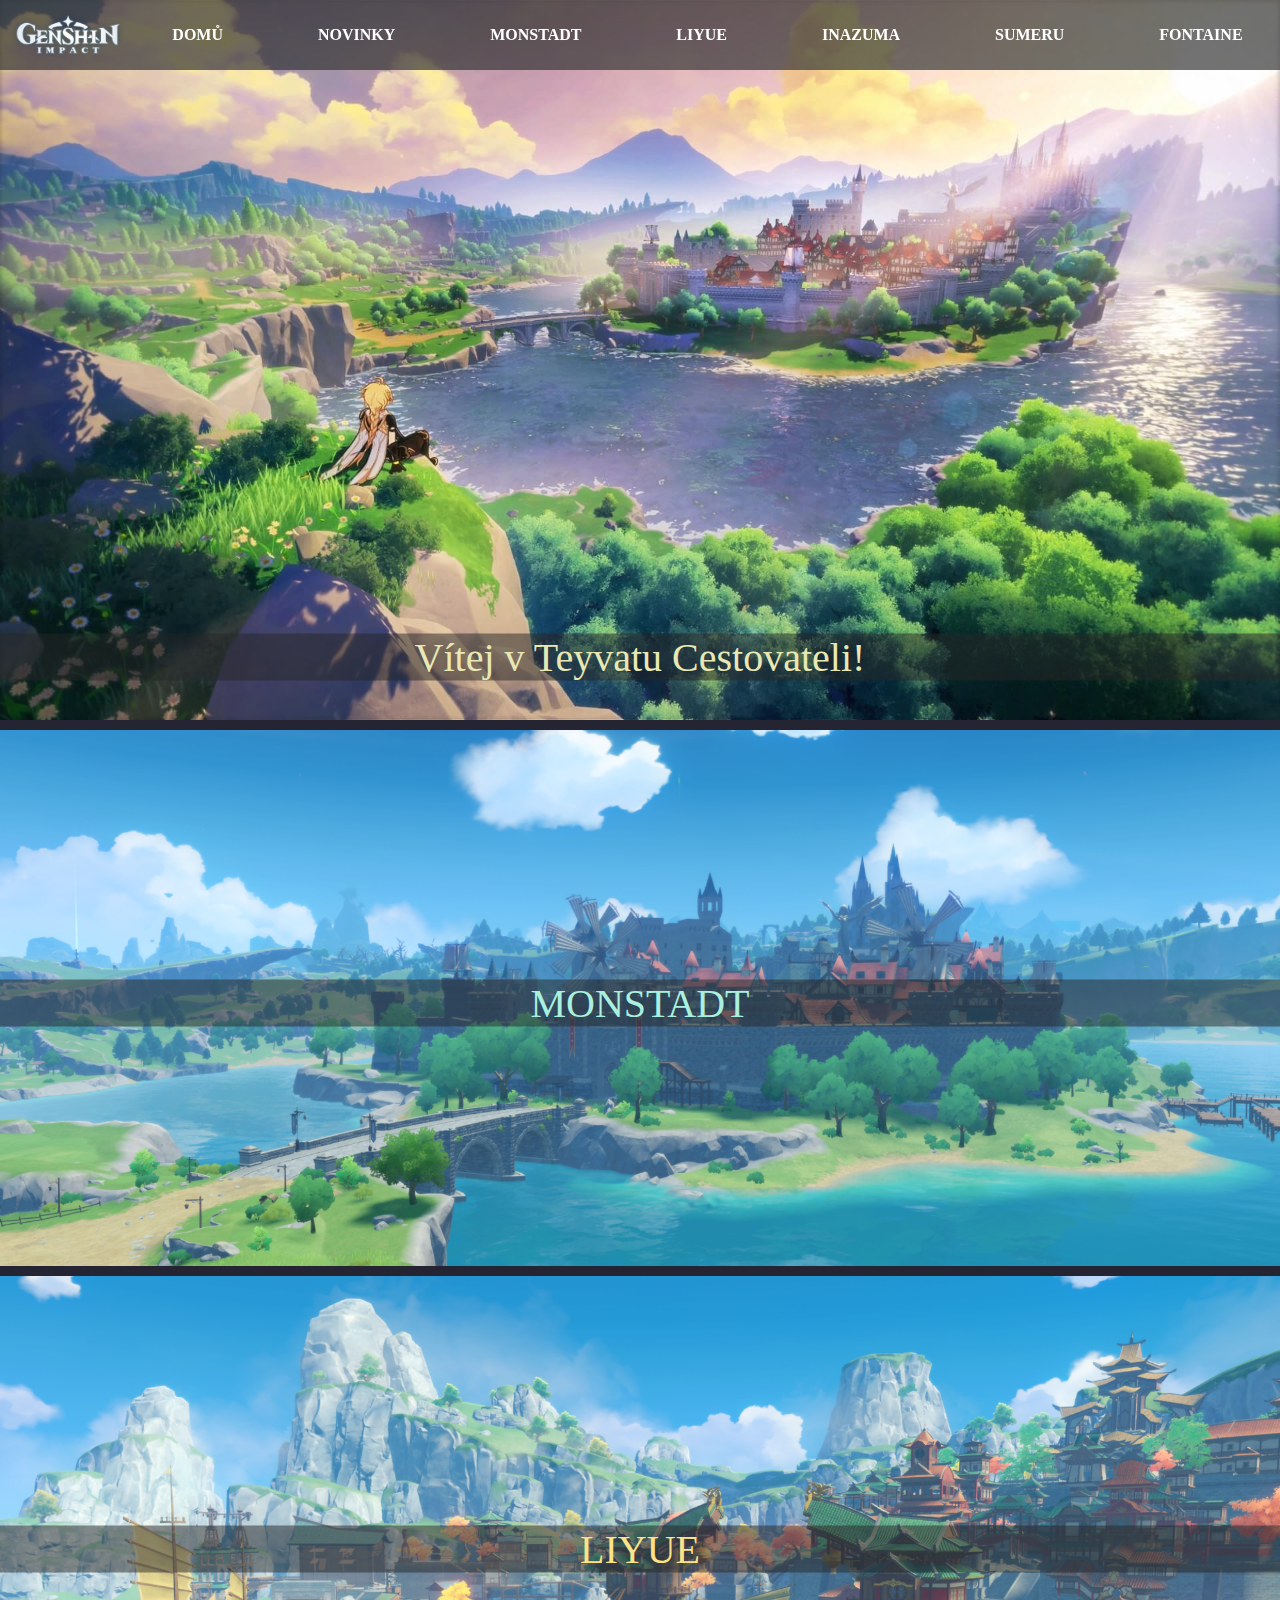
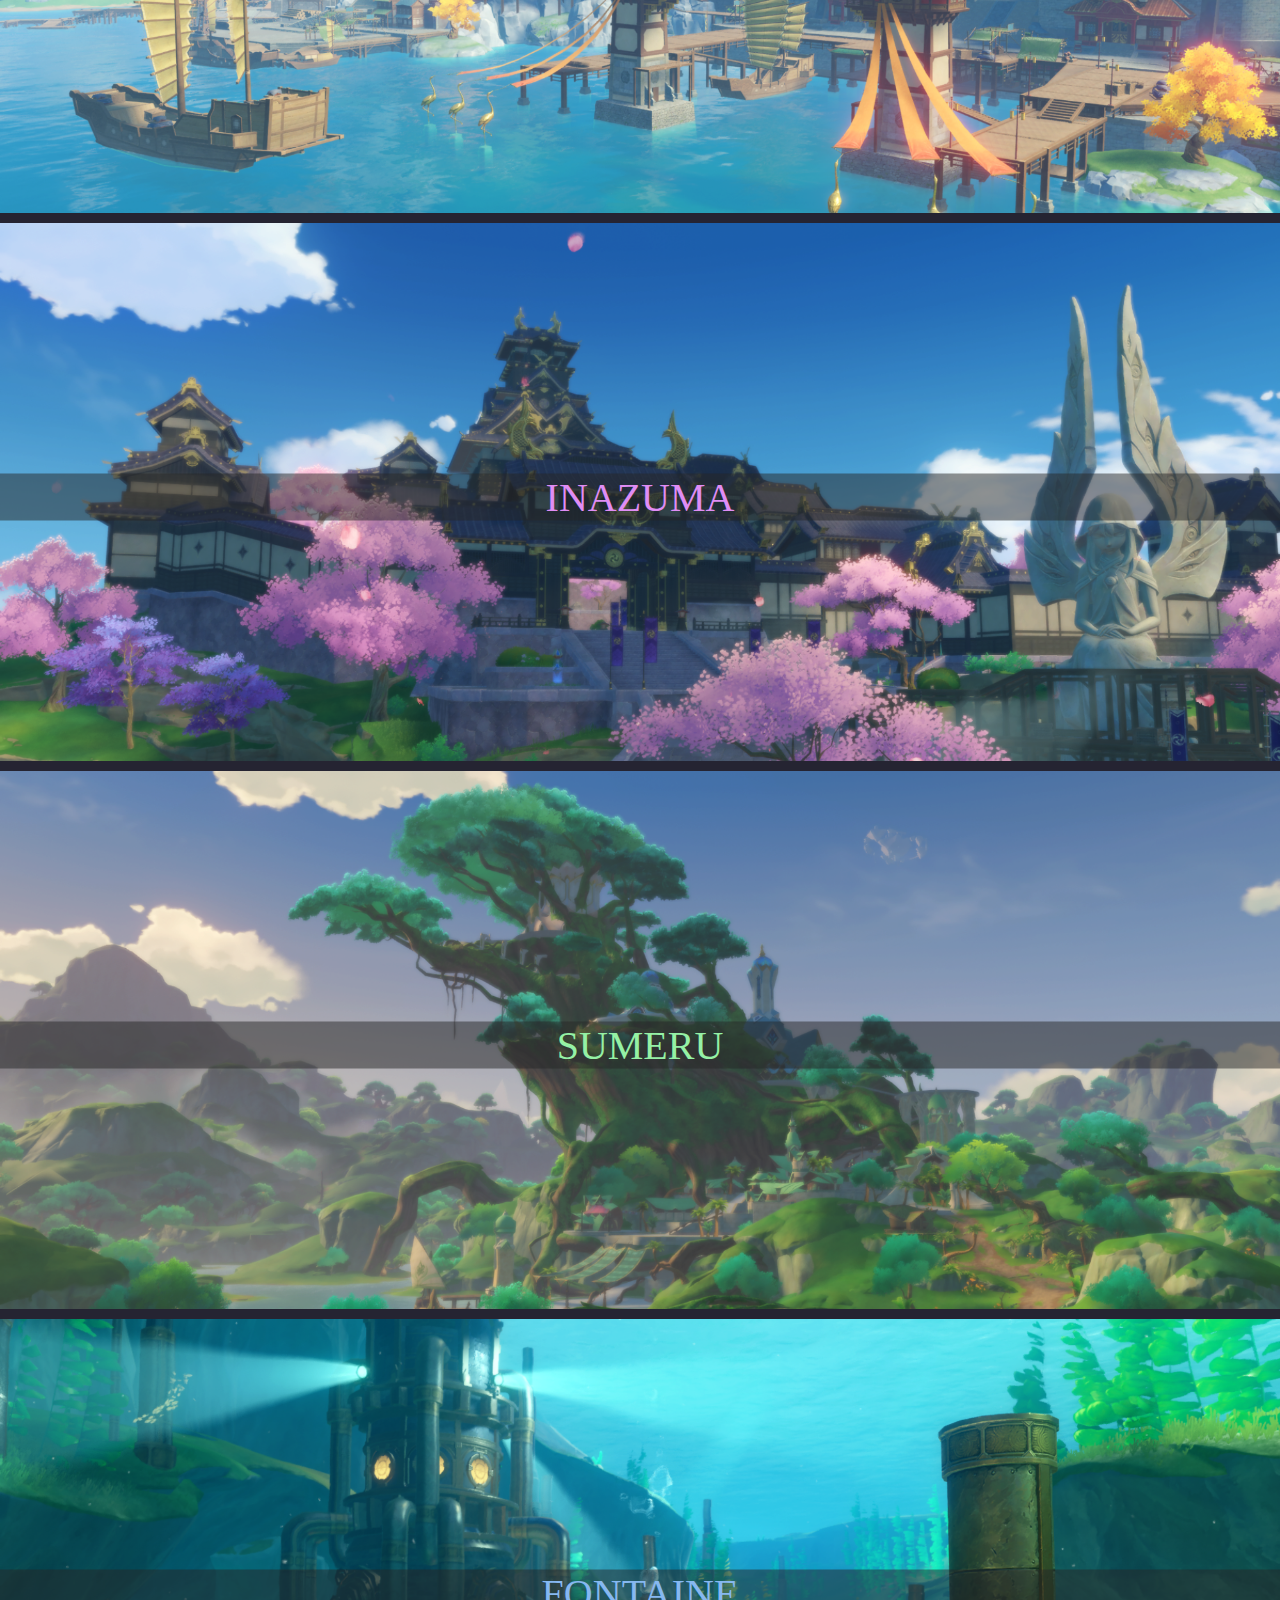
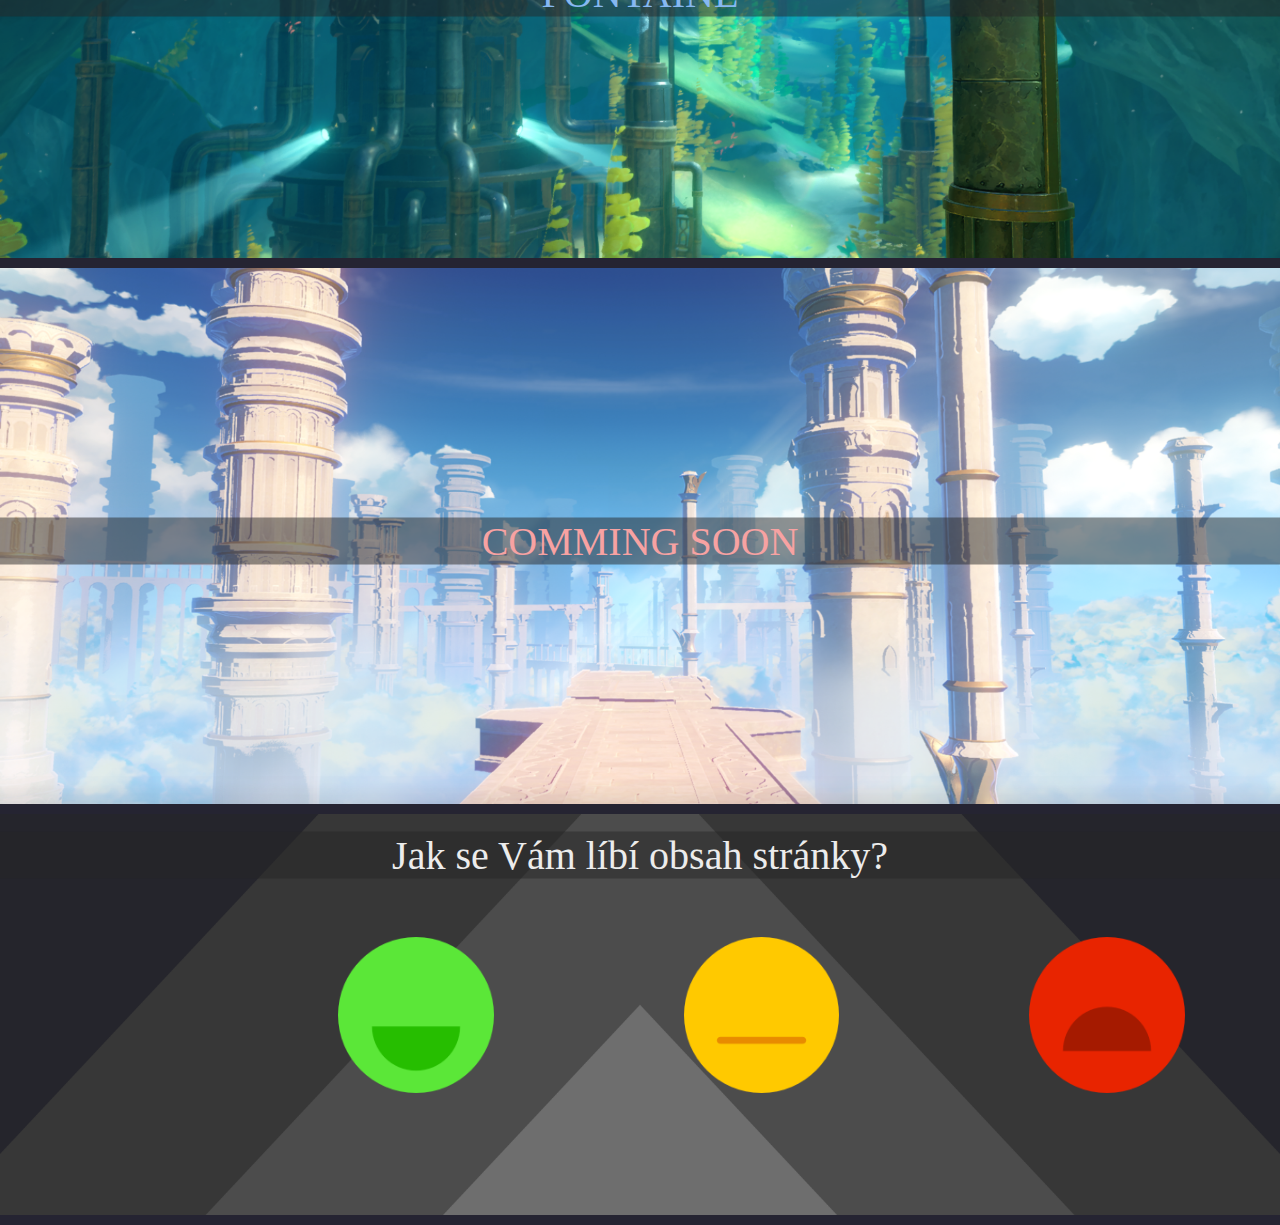
<file: index.html>
<!DOCTYPE html>
<html lang="en">
<head>
    <meta charset="UTF-8">
    <meta http-equiv="X-UA-Compatible" content="IE=edge">
    <meta name="viewport" content="width=device-width, initial-scale=1.0">
    <link rel="icon" type="image/png" href="Obrazky/WebsiteCommissionIcon.png">
    <link rel="stylesheet" href="style.css" type="text/css">
    <script src="javascript.js"></script>
    <title>Genshin Impact - Matěj Pavel</title>
</head>
<body class="wrapper">

        <div class="navbar">
            <img src="Obrazky/WebsiteLogo.png" alt="Website Logo" id="logo">
            <img src="Obrazky/MenuButton.png" alt="Menu Button" id="menuButton" class="menu-button" onclick="toggleNav()">
            <ul class="nav-links" id="navLinks">
             <li class="nav-links-li liBCG"><a href="/GenshinImpact/">DOMŮ</a></li>
             <li class="nav-links-li"><a href="/GenshinImpact/novinky">NOVINKY</a></li>
             <li class="nav-links-li liBCG"><a href="/GenshinImpact/monstadt">MONSTADT</a></li>
             <li class="nav-links-li"><a href="/GenshinImpact/liyue">LIYUE</a></li>
             <li class="nav-links-li liBCG"><a href="/GenshinImpact/inazuma">INAZUMA</a></li>
             <li class="nav-links-li"><a href="/GenshinImpact/sumeru">SUMERU</a></li>
             <li class="nav-links-li liBCG"><a href="/GenshinImpact/fontaine">FONTAINE</a></li>
         </ul>
       </div>

        <div class="main Homecast">
            <img src="Obrazky/WebsiteBCG.jpg" id="MainHomeBCG" alt="Website BCG">
            <div id="MainHomeText">Vítej v Teyvatu Cestovateli!</div>
        </div>

        <div class="Monstadt Homecast">
            <a href="/GenshinImpact/monstadt"><img src="Obrazky/WebsiteMonstadt.png" class="HomeBCG" alt="Website Monstadt"></a>
            <div class="HomeText">MONSTADT</div>
        </div>

        <div class="Liyue Homecast">
            <a href="/GenshinImpact/liyue"><img src="Obrazky/WebsiteLiyue.png" class="HomeBCG" alt="Website Liyue"></a>
            <div class="HomeText">LIYUE</div>
        </div>

        <div class="Inazuma Homecast">
            <a href="/GenshinImpact/inazuma"><img src="Obrazky/WebsiteInazuma.png" class="HomeBCG" alt="Website Inazuma"></a>
            <div class="HomeText">INAZUMA</div>
        </div>

        <div class="Sumeru Homecast">
            <a href="/GenshinImpact/sumeru"><img src="Obrazky/WebsiteSumeru.png" class="HomeBCG" alt="Website Sumeru"></a>
            <div class="HomeText">SUMERU</div>
        </div>

        <div class="Fontaine Homecast">
            <a href="/GenshinImpact/fontaine"><img src="Obrazky/WebsiteFontaine.png" class="HomeBCG" alt="Website Fontaine"></a>
            <div class="HomeText">FONTAINE</div>
        </div>

        <div class="Comming_soon Homecast">
            <img src="Obrazky/WebsiteCommingSoon.png" class="HomeBCG" alt="Website CommingSoon">
            <div class="HomeText">COMMING SOON</div>
        </div>

        <div class="Odkazy Homecast">
            <img src="Obrazky/WebsiteKontakty.png" class="HomeBCG" alt="Website Kontakty">
            <div class="HodnoceniText">Jak se Vám líbí obsah stránky?</div>
            <div class="HodnoceniIMG">
                <a href="mailto:matejpavel.dv@gmail.com?subject=Feedback&body=Good"><img src="Obrazky/WebsiteHodnoceni1.png" class="Smiley" alt="Smajlik radost"></a>
                <a href="mailto:matejpavel.dv@gmail.com?subject=Feedback&body=Neutral"><img src="Obrazky/WebsiteHodnoceni2.png" class="Smiley" alt="Smajlik neutral"></a>
                <a href="mailto:matejpavel.dv@gmail.com?subject=Feedback&body=Bad"><img src="Obrazky/WebsiteHodnoceni3.png" class="Smiley" alt="Smajlik vztek"></a>
            </div>
        </div>
</body>
</html>
</file>
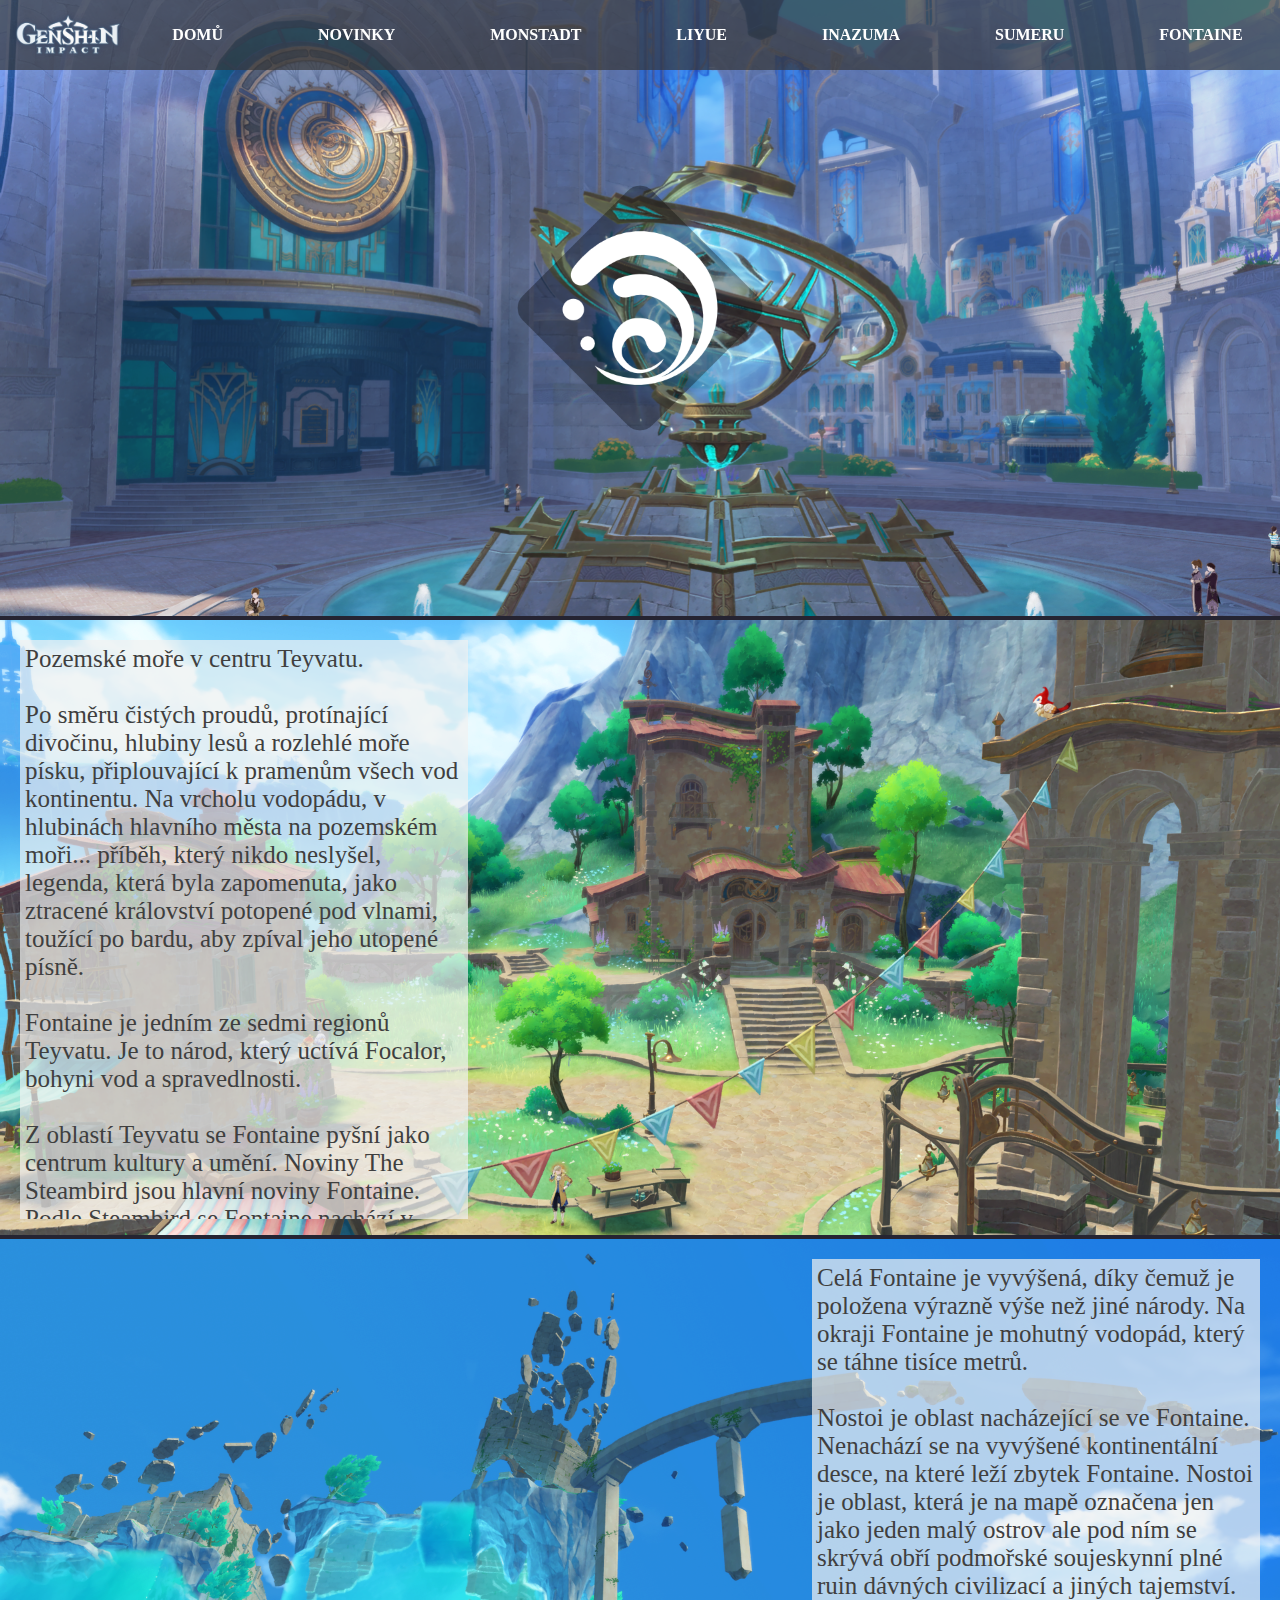
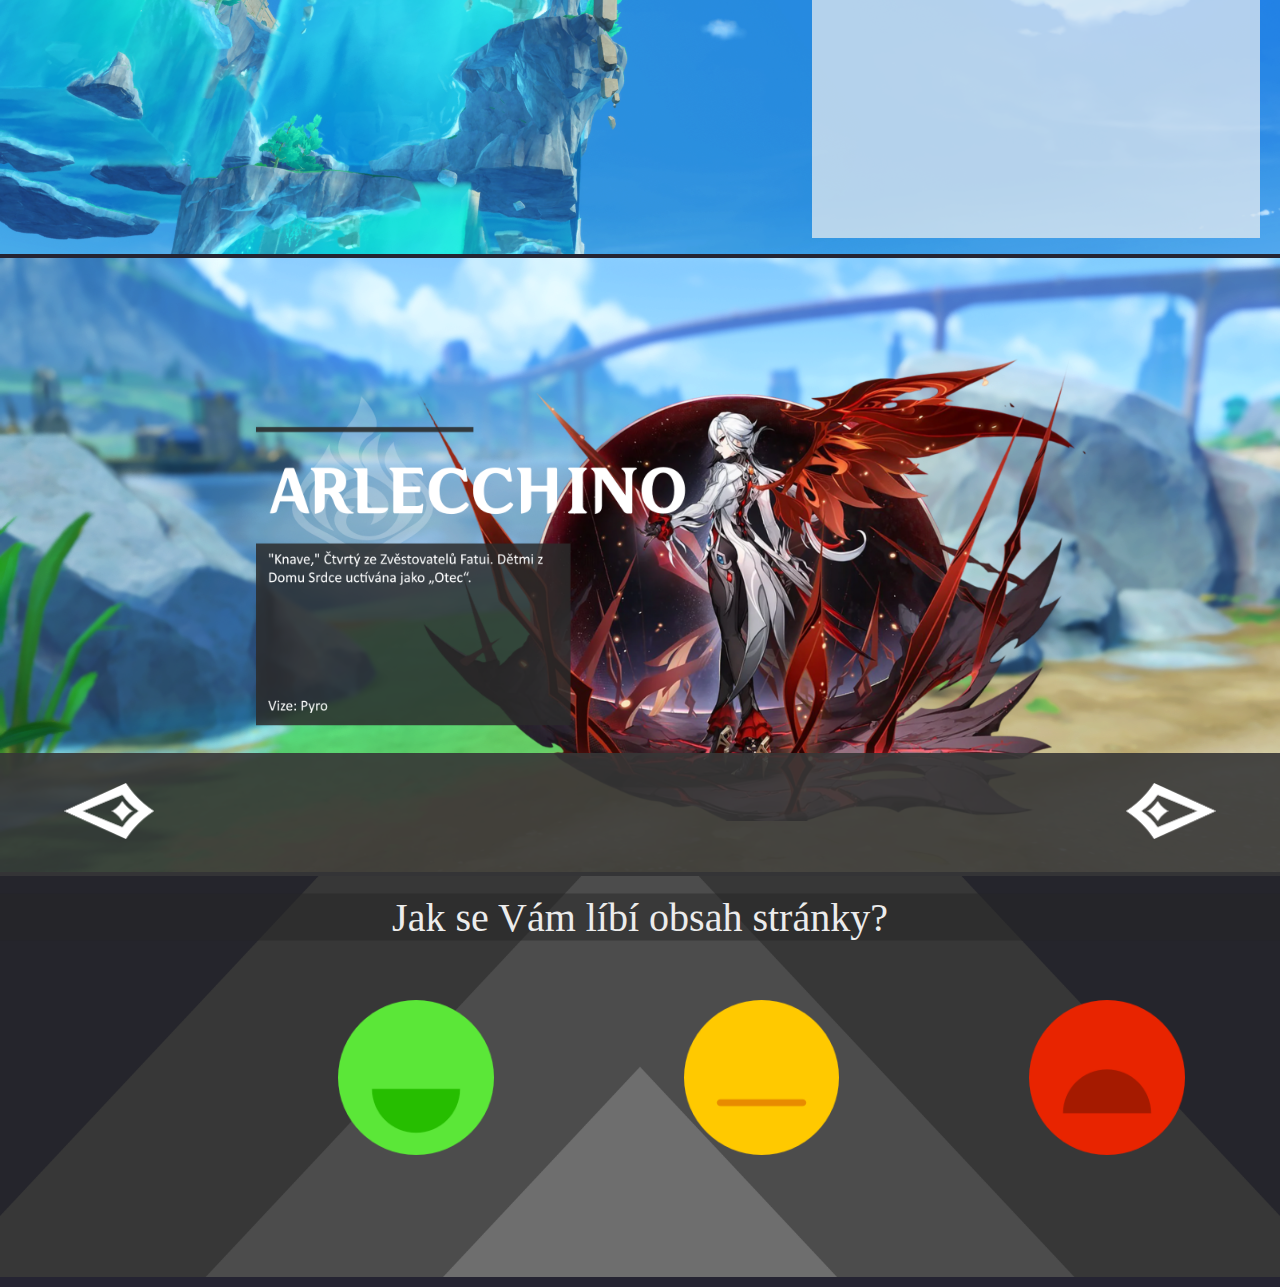
<file: fontaine.html>
<!DOCTYPE html>
<html lang="en">
<head>
    <meta charset="UTF-8">
    <meta name="viewport" content="width=device-width, initial-scale=1.0">
    <link rel="icon" type="image/png" href="Obrazky/WebsiteCommissionIcon.png">
    <link rel="stylesheet" href="style.css" type="text/css">
    <script src="javascript.js"></script>
    <title>Fontaine</title>
</head>
<body class="wrapper">
  <div class="navbar">
    <img src="Obrazky/WebsiteLogo.png" alt="Website Logo" id="logo">
    <img src="Obrazky/MenuButton.png" alt="Menu Button" id="menuButton" class="menu-button" onclick="toggleNav()">
    <ul class="nav-links" id="navLinks">
             <li class="nav-links-li liBCG"><a href="/GenshinImpact/">DOMŮ</a></li>
             <li class="nav-links-li"><a href="/GenshinImpact/novinky">NOVINKY</a></li>
             <li class="nav-links-li liBCG"><a href="/GenshinImpact/monstadt">MONSTADT</a></li>
             <li class="nav-links-li"><a href="/GenshinImpact/liyue">LIYUE</a></li>
             <li class="nav-links-li liBCG"><a href="/GenshinImpact/inazuma">INAZUMA</a></li>
             <li class="nav-links-li"><a href="/GenshinImpact/sumeru">SUMERU</a></li>
             <li class="nav-links-li liBCG"><a href="/GenshinImpact/fontaine">FONTAINE</a></li>
    </ul>
  </div>

      <div class="MainBCG cast">
        <img src="Obrazky/WebsiteFontaineBCG.png" class="BCGIMG" alt="Website Fontaine BCG">
        <div class="FontaineMainText"> FONTAINE <br> - Země spravedlnosti - </div>
      </div>

      <div class="Info cast">
        <img src="Obrazky/WebsiteFontaineNostoj.png" class="BCGIMG" alt="Website Fontaine Nostoi Region">
        <div class="text1">Pozemské moře v centru Teyvatu.<br><br> Po směru čistých proudů, protínající divočinu, hlubiny lesů a rozlehlé moře písku, připlouvající k pramenům všech vod kontinentu. Na vrcholu vodopádu, v hlubinách hlavního města na pozemském moři... příběh, který nikdo neslyšel, legenda, která byla zapomenuta, jako ztracené království potopené pod vlnami, toužící po bardu, aby zpíval jeho utopené písně. <br><br> Fontaine je jedním ze sedmi regionů Teyvatu. Je to národ, který uctívá Focalor, bohyni vod a spravedlnosti. <br><br> Z oblastí Teyvatu se Fontaine pyšní jako centrum kultury a umění. Noviny The Steambird jsou hlavní noviny Fontaine. Podle Steambird se Fontaine nachází v centru Teyvatu a je zdrojem všech vod na kontinentu.</div>
      </div>

      <div class="Info cast">
        <img src="Obrazky/WebsiteFontaineCubes.png" class="BCGIMG" alt="Website Fontaine Cubes">
        <div class="text2"> Celá Fontaine je vyvýšená, díky čemuž je položena výrazně výše než jiné národy. Na okraji Fontaine je mohutný vodopád, který se táhne tisíce metrů. <br><br> Nostoi je oblast nacházející se ve Fontaine. Nenachází se na vyvýšené kontinentální desce, na které leží zbytek Fontaine. Nostoi je oblast, která je na mapě označena jen jako jeden malý ostrov ale pod ním se skrývá obří podmořské soujeskynní plné ruin dávných civilizací a jiných tajemství.</div>
      </div>

      <div class="Info cast">
        <img src="Obrazky/WebsiteFontaineCharBCG.png" class="BCGIMG" alt="Website Fontaine Character BCG">
        <div class="Character">
        <img src="Obrazky/FontaineCharArlecchino.png" id="FontaineActiveChar" alt="Fontaine Active Character">
        </div>
        <div class="Arrow">
        <img src="Obrazky/WebsiteMonstadtArrowL.png" id="ArrowL" onclick="FontaineSipkaL()" alt="Fontaine Sipka">
        <img src="Obrazky/WebsiteMonstadtArrowR.png" id="ArrowR" onclick="FontaineSipkaR()" alt="Fontaine Sipka">
        <div class="ArrowBCG"></div>
        </div>
      </div>

      <div class="Odkazy cast">
        <img src="Obrazky/WebsiteKontakty.png" class="BCGIMG" alt="Website Kontakty">
        <div class="HodnoceniText">Jak se Vám líbí obsah stránky?</div>
        <div class="HodnoceniIMG">
            <a href="mailto:matejpavel.dv@gmail.com?subject=Feedback&body=Good"><img src="Obrazky/WebsiteHodnoceni1.png" class="Smiley" alt="Smajlik radost"></a>
            <a href="mailto:matejpavel.dv@gmail.com?subject=Feedback&body=Neutral"><img src="Obrazky/WebsiteHodnoceni2.png" class="Smiley" alt="Smajlik neutral"></a>
            <a href="mailto:matejpavel.dv@gmail.com?subject=Feedback&body=Bad"><img src="Obrazky/WebsiteHodnoceni3.png" class="Smiley" alt="Smajlik vztek"></a>
        </div>
    </div>
</body>
</html>
</file>
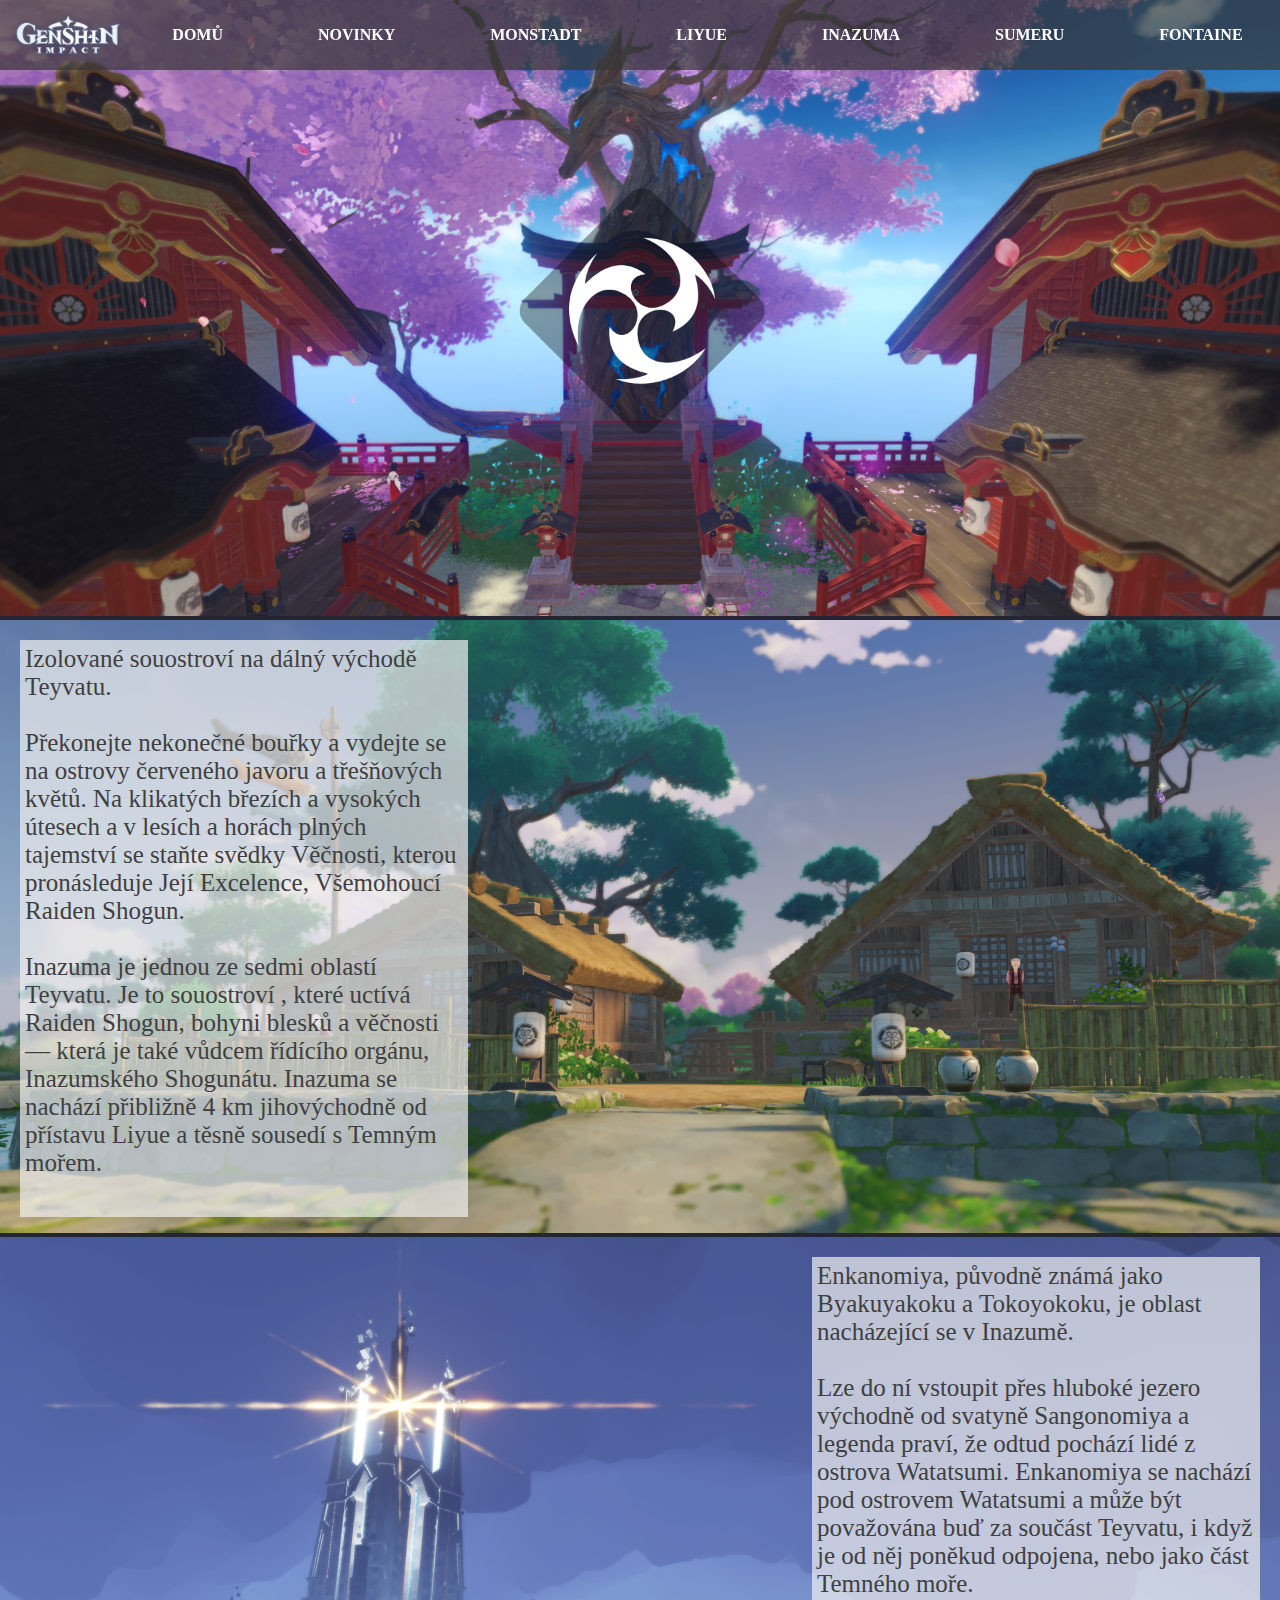
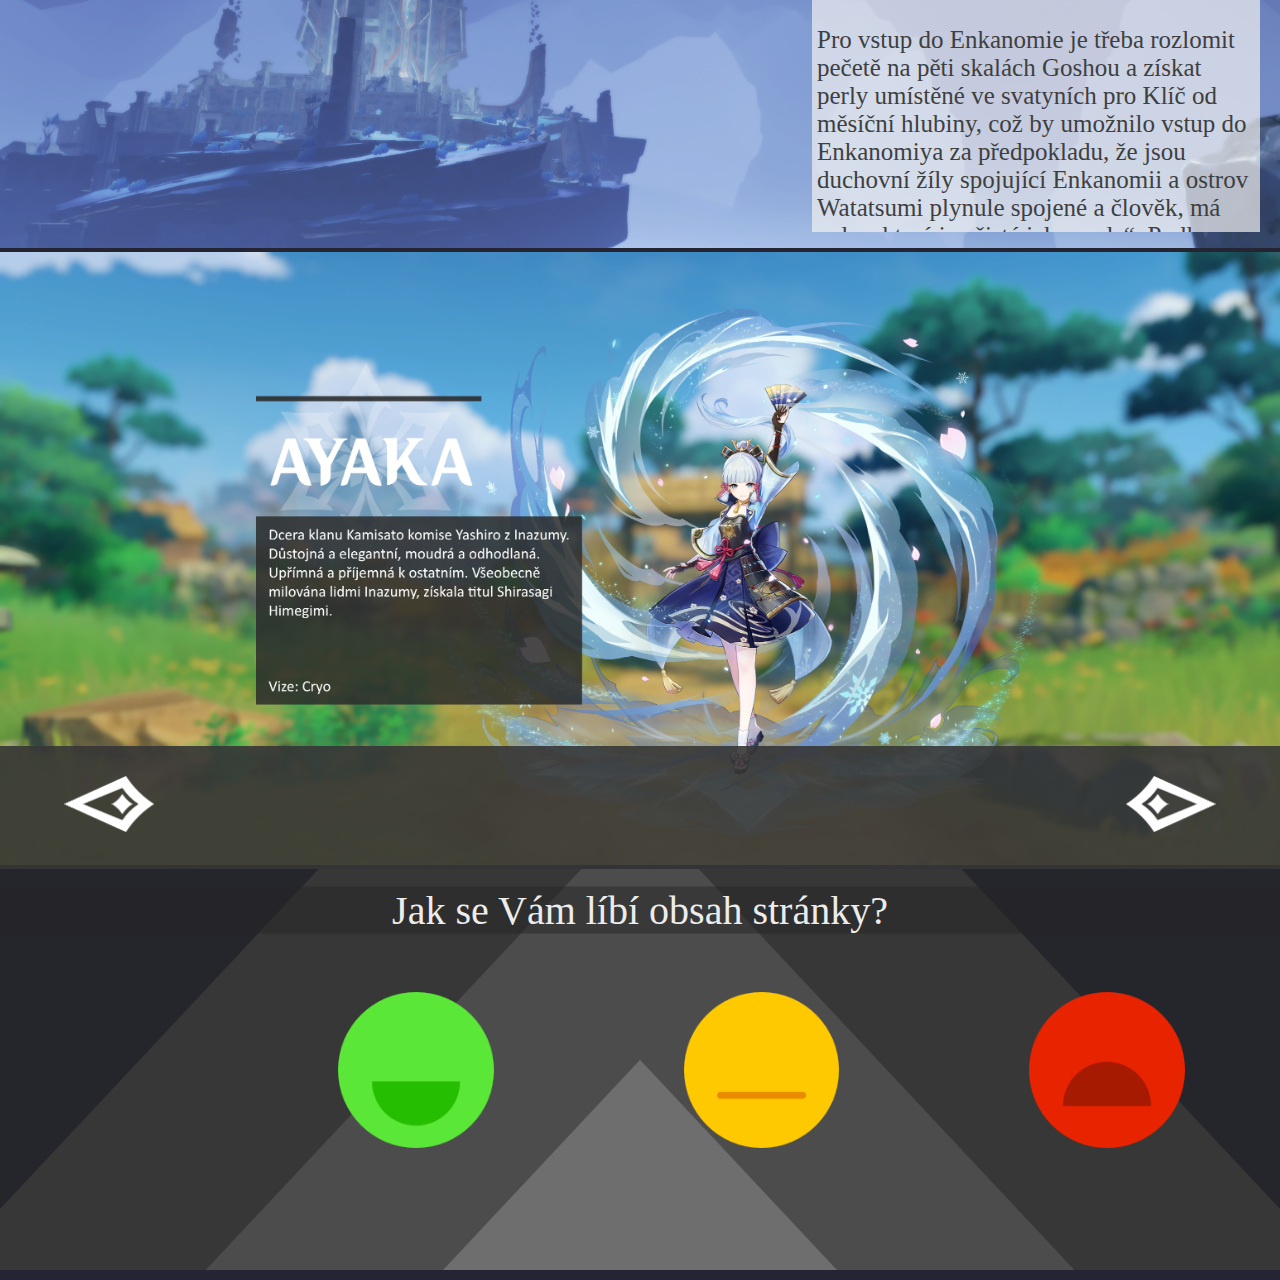
<file: inazuma.html>
<!DOCTYPE html>
<html lang="en">
<head>
    <meta charset="UTF-8">
    <meta name="viewport" content="width=device-width, initial-scale=1.0">
    <link rel="icon" type="image/png" href="Obrazky/WebsiteCommissionIcon.png">
    <link rel="stylesheet" href="style.css" type="text/css">
    <script src="javascript.js"></script>
    <title>Inazuma</title>
</head>
<body class="wrapper">
  <div class="navbar">
    <img src="Obrazky/WebsiteLogo.png" alt="Website Logo" id="logo">
    <img src="Obrazky/MenuButton.png" alt="Menu Button" id="menuButton" class="menu-button" onclick="toggleNav()">
    <ul class="nav-links" id="navLinks">
             <li class="nav-links-li liBCG"><a href="/GenshinImpact/">DOMŮ</a></li>
             <li class="nav-links-li"><a href="/GenshinImpact/novinky">NOVINKY</a></li>
             <li class="nav-links-li liBCG"><a href="/GenshinImpact/monstadt">MONSTADT</a></li>
             <li class="nav-links-li"><a href="/GenshinImpact/liyue">LIYUE</a></li>
             <li class="nav-links-li liBCG"><a href="/GenshinImpact/inazuma">INAZUMA</a></li>
             <li class="nav-links-li"><a href="/GenshinImpact/sumeru">SUMERU</a></li>
             <li class="nav-links-li liBCG"><a href="/GenshinImpact/fontaine">FONTAINE</a></li>
    </ul>
  </div>

      <div class="MainBCG cast">
        <img src="Obrazky/WebsiteInazumaBCG.png" class="BCGIMG" alt="Website Inazuma BCG">
        <div class="InazumaMainText"> INAZUMA <br> - Země věčnosti - </div>
      </div>

      <div class="Info cast">
        <img src="Obrazky/WebsiteInazumaKonda.png" class="BCGIMG" alt="Website Inazuma Konda village">
        <div class="text1">Izolované souostroví na dálný východě Teyvatu. <br><br> Překonejte nekonečné bouřky a vydejte se na ostrovy červeného javoru a třešňových květů. Na klikatých březích a vysokých útesech a v lesích a horách plných tajemství se staňte svědky Věčnosti, kterou pronásleduje Její Excelence, Všemohoucí Raiden Shogun. <br><br> Inazuma je jednou ze sedmi oblastí Teyvatu. Je to souostroví , které uctívá Raiden Shogun, bohyni blesků a věčnosti — která je také vůdcem řídícího orgánu, Inazumského Shogunátu. Inazuma se nachází přibližně 4 km jihovýchodně od přístavu Liyue a těsně sousedí s Temným mořem.</div>
      </div>

      <div class="Info cast">
        <img src="Obrazky/WebsiteInazumaEnkanomia.png" class="BCGIMG" alt="Website Inazuma Enkanomia">
        <div class="text2">Enkanomiya, původně známá jako Byakuyakoku a Tokoyokoku, je oblast nacházející se v Inazumě. <br><br> Lze do ní vstoupit přes hluboké jezero východně od svatyně Sangonomiya a legenda praví, že odtud pochází lidé z ostrova Watatsumi. Enkanomiya se nachází pod ostrovem Watatsumi a může být považována buď za součást Teyvatu, i když je od něj poněkud odpojena, nebo jako část Temného moře.<br><br> Pro vstup do Enkanomie je třeba rozlomit pečetě na pěti skalách Goshou a získat perly umístěné ve svatyních pro Klíč od měsíční hlubiny, což by umožnilo vstup do Enkanomiya za předpokladu, že jsou duchovní žíly spojující Enkanomii a ostrov Watatsumi plynule spojené a člověk, má srdce, které je „čisté jako voda“. Podle legendy byl klíč ukován z Orobashiho krve.</div>
      </div>

      <div class="Info cast">
        <img src="Obrazky/WebsiteInazumaCharBCG.png" class="BCGIMG" alt="Website Inazuma Character BCG">
        <div class="Character">
        <img src="Obrazky/InazumaCharAyaka.png" id="InazumaActiveChar" alt="Website Inazuma Active Character">
        </div>
        <div class="Arrow">
        <img src="Obrazky/WebsiteMonstadtArrowL.png" id="ArrowL" onclick="InazumaSipkaL()" alt="Website sipka">
        <img src="Obrazky/WebsiteMonstadtArrowR.png" id="ArrowR" onclick="InazumaSipkaR()" alt="Website sipka">
        <div class="ArrowBCG"></div>
        </div>
      </div>

      <div class="Odkazy cast">
        <img src="Obrazky/WebsiteKontakty.png" class="BCGIMG" alt="Website Kontakty">
        <div class="HodnoceniText">Jak se Vám líbí obsah stránky?</div>
        <div class="HodnoceniIMG">
            <a href="mailto:matejpavel.dv@gmail.com?subject=Feedback&body=Good"><img src="Obrazky/WebsiteHodnoceni1.png" class="Smiley" alt="Smajlik radost"></a>
            <a href="mailto:matejpavel.dv@gmail.com?subject=Feedback&body=Neutral"><img src="Obrazky/WebsiteHodnoceni2.png" class="Smiley" alt="Smajlik neutral"></a>
            <a href="mailto:matejpavel.dv@gmail.com?subject=Feedback&body=Bad"><img src="Obrazky/WebsiteHodnoceni3.png" class="Smiley" alt="Smajlik vztek"></a>
        </div>
    </div>
</body>
</html>
</file>
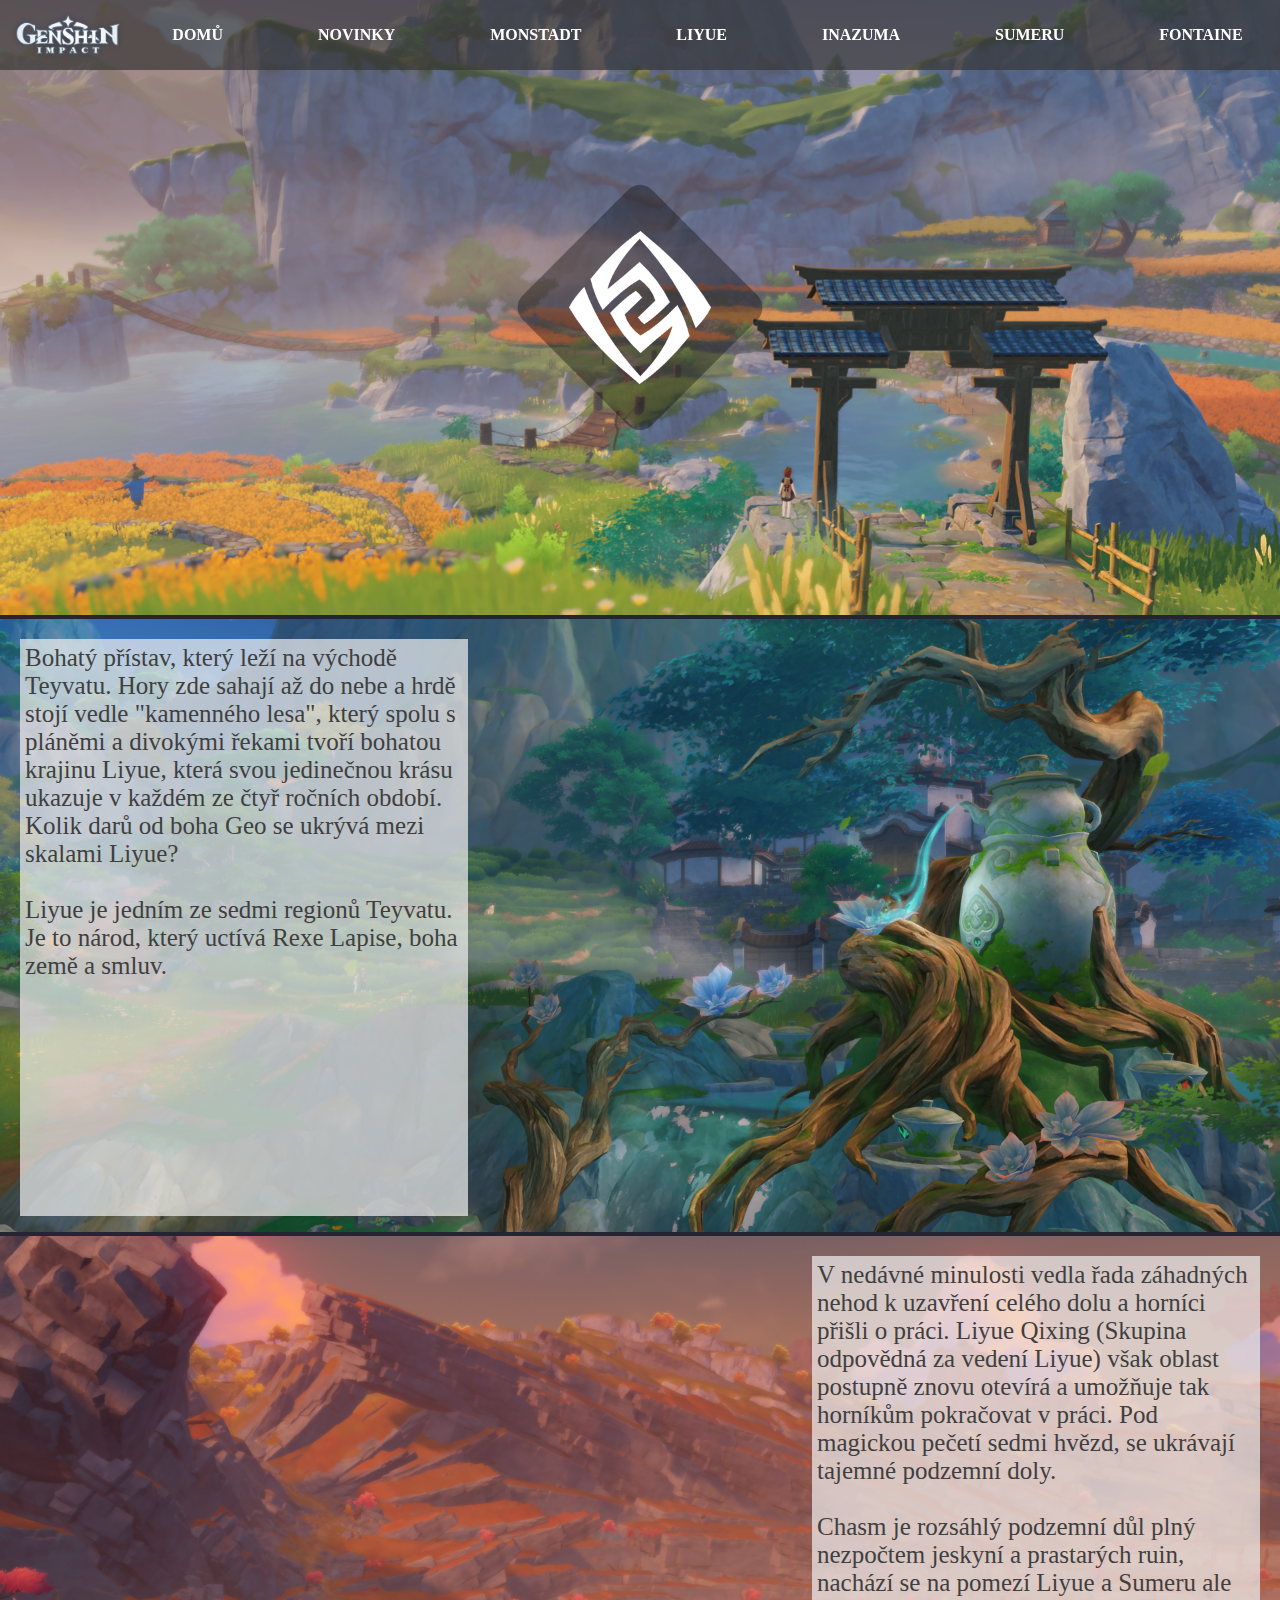
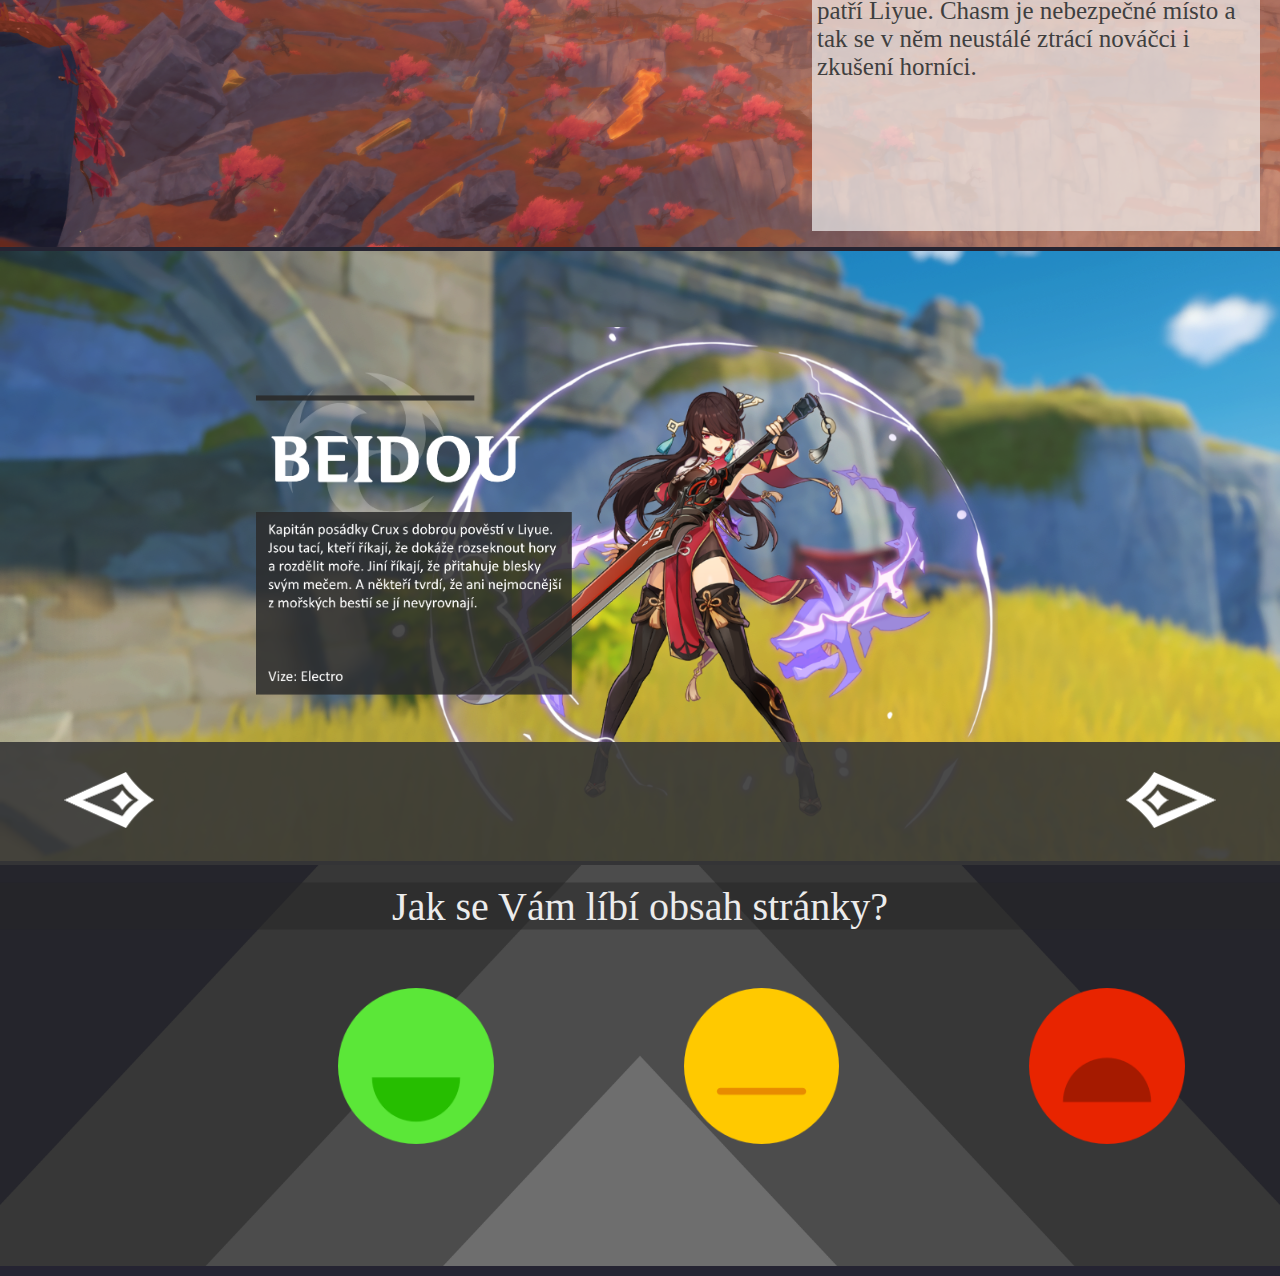
<file: liyue.html>
<!DOCTYPE html>
<html lang="en">
<head>
    <meta charset="UTF-8">
    <meta name="viewport" content="width=device-width, initial-scale=1.0">
    <link rel="icon" type="image/png" href="Obrazky/WebsiteCommissionIcon.png">
    <link rel="stylesheet" href="style.css" type="text/css">
    <script src="javascript.js"></script>
    <title>Liyue</title>
</head>
<body class="wrapper">
  <div class="navbar">
    <img src="Obrazky/WebsiteLogo.png" alt="Website Logo" id="logo">
    <img src="Obrazky/MenuButton.png" alt="Menu Button" id="menuButton" class="menu-button" onclick="toggleNav()">
    <ul class="nav-links" id="navLinks">
             <li class="nav-links-li liBCG"><a href="/GenshinImpact/">DOMŮ</a></li>
             <li class="nav-links-li"><a href="/GenshinImpact/novinky">NOVINKY</a></li>
             <li class="nav-links-li liBCG"><a href="/GenshinImpact/monstadt">MONSTADT</a></li>
             <li class="nav-links-li"><a href="/GenshinImpact/liyue">LIYUE</a></li>
             <li class="nav-links-li liBCG"><a href="/GenshinImpact/inazuma">INAZUMA</a></li>
             <li class="nav-links-li"><a href="/GenshinImpact/sumeru">SUMERU</a></li>
             <li class="nav-links-li liBCG"><a href="/GenshinImpact/fontaine">FONTAINE</a></li>
    </ul>
  </div>

      <div class="MainBCG cast">
        <img src="Obrazky/WebsiteLiyueBCG.png" class="BCGIMG" alt="Website Liyue BCG">
        <div class="LiyueMainText"> LIYUE <br> - Země smluv - </div>
      </div>

      <div class="Info cast">
        <img src="Obrazky/WebsiteLiyueChenyu.png" class="BCGIMG" alt="Website Liyue Chenyu vale">
        <div class="text1">Bohatý přístav, který leží na východě Teyvatu. Hory zde sahají až do nebe a hrdě stojí vedle "kamenného lesa", který spolu s pláněmi a divokými řekami tvoří bohatou krajinu Liyue, která svou jedinečnou krásu ukazuje v každém ze čtyř ročních období. Kolik darů od boha Geo se ukrývá mezi skalami Liyue? <br><br> Liyue je jedním ze sedmi regionů Teyvatu. Je to národ, který uctívá Rexe Lapise, boha země a smluv. <br><br> </div>
      </div>

      <div class="Info cast">
        <img src="Obrazky/WebsiteLiyueChasm.png" class="BCGIMG" alt="Website Liyue Chasm">
        <div class="text2">V nedávné minulosti vedla řada záhadných nehod k uzavření celého dolu a horníci přišli o práci. Liyue Qixing (Skupina odpovědná za vedení Liyue) však oblast postupně znovu otevírá a umožňuje tak horníkům pokračovat v práci. Pod magickou pečetí sedmi hvězd, se ukrávají tajemné podzemní doly. <br> <br> Chasm je rozsáhlý podzemní důl plný nezpočtem jeskyní a prastarých ruin, nachází se na pomezí Liyue a Sumeru ale patří Liyue. Chasm je nebezpečné místo a tak se v něm neustálé ztrácí nováčci i zkušení horníci.</div>
      </div>

      <div class="Info cast">
        <img src="Obrazky/WebsiteLiyueCharBCG.png" class="BCGIMG" alt="Website Liyue Character BCG">
        <div class="Character">
        <img src="Obrazky/LiyueCharBeidou.png" id="LiyueActiveChar" alt="Website Liyue Active Character">
        </div>
        <div class="Arrow">
        <img src="Obrazky/WebsiteMonstadtArrowL.png" id="ArrowL" onclick="LiyueSipkaL()" alt="Website sipka">
        <img src="Obrazky/WebsiteMonstadtArrowR.png" id="ArrowR" onclick="LiyueSipkaR()" alt="Website sipka">
        <div class="ArrowBCG"></div>
        </div>
      </div>

      <div class="Odkazy cast">
        <img src="Obrazky/WebsiteKontakty.png" class="BCGIMG" alt="Website Liyue Kontakty">
        <div class="HodnoceniText">Jak se Vám líbí obsah stránky?</div>
        <div class="HodnoceniIMG">
            <a href="mailto:matejpavel.dv@gmail.com?subject=Feedback&body=Good"><img src="Obrazky/WebsiteHodnoceni1.png" class="Smiley" alt="Smajlik radost"></a>
            <a href="mailto:matejpavel.dv@gmail.com?subject=Feedback&body=Neutral"><img src="Obrazky/WebsiteHodnoceni2.png" class="Smiley" alt="Smajlik neutral"></a>
            <a href="mailto:matejpavel.dv@gmail.com?subject=Feedback&body=Bad"><img src="Obrazky/WebsiteHodnoceni3.png" class="Smiley" alt="Smajlik vztek"></a>
        </div>
    </div>
</body>
</html>
</file>
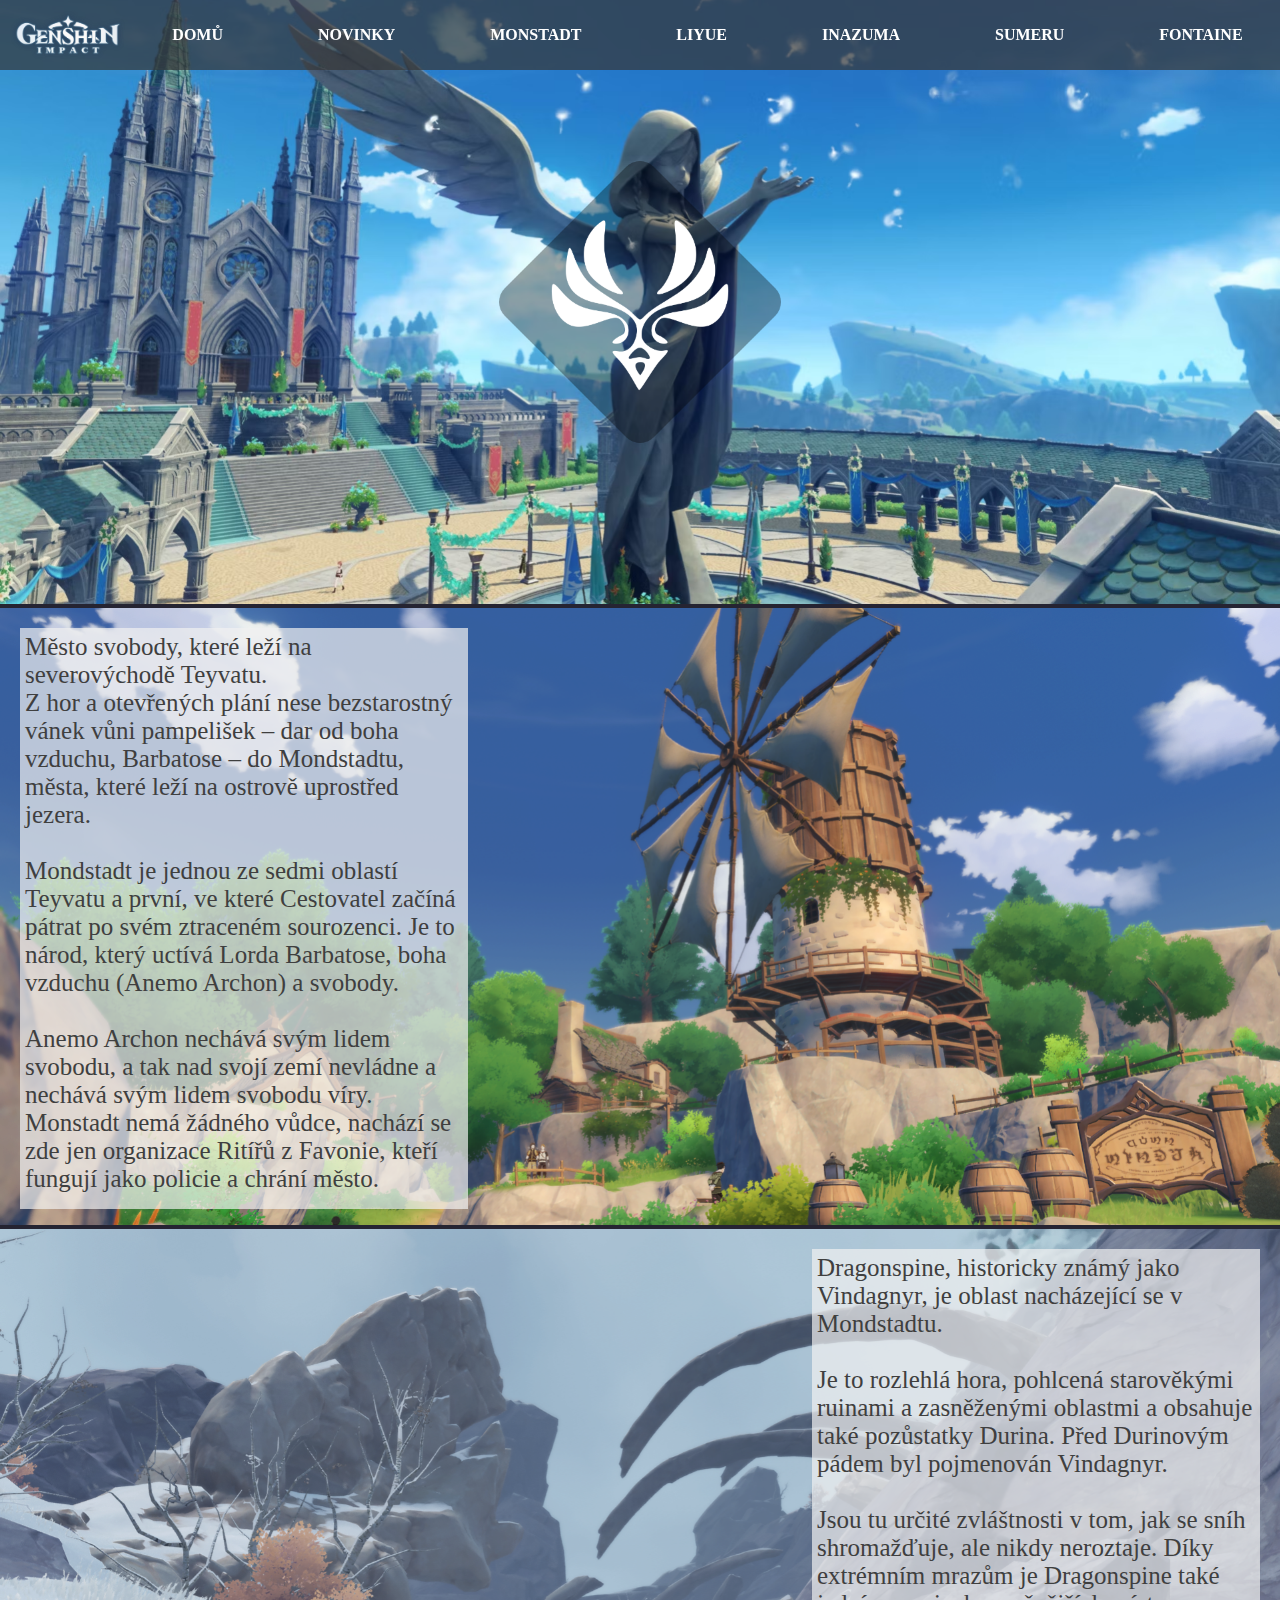
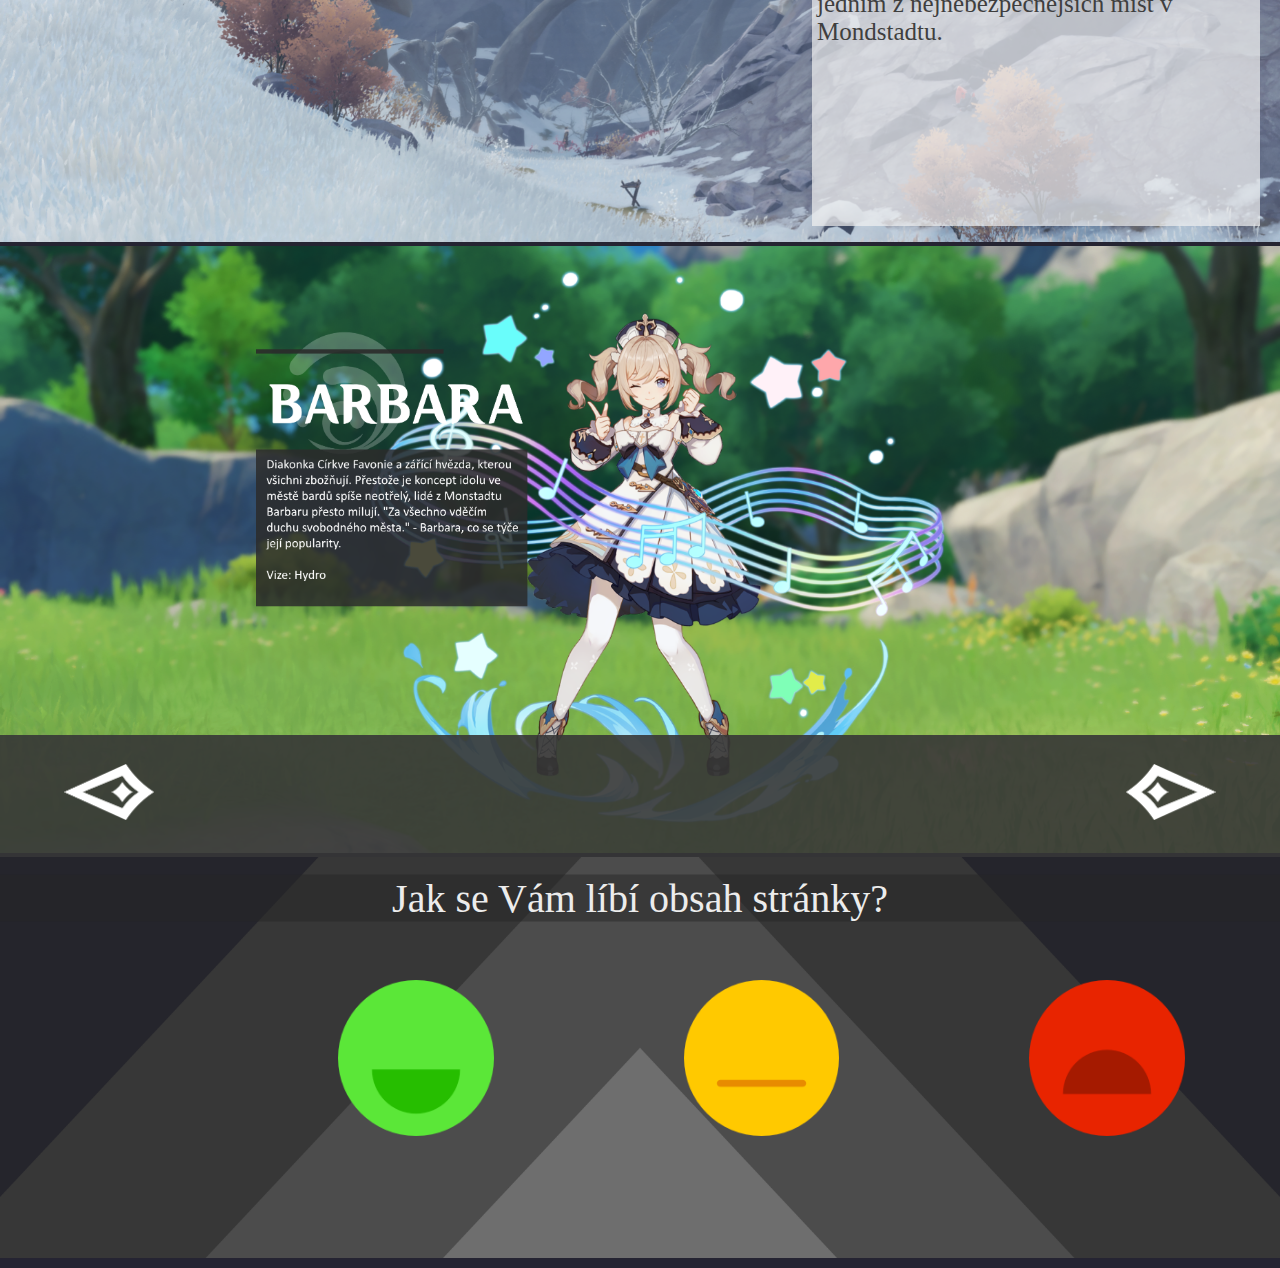
<file: monstadt.html>
<!DOCTYPE html>
<html lang="en">
<head>
    <meta charset="UTF-8">
    <meta name="viewport" content="width=device-width, initial-scale=1.0">
    <link rel="icon" type="image/png" href="Obrazky/WebsiteCommissionIcon.png">
    <link rel="stylesheet" href="style.css" type="text/css">
    <script src="javascript.js"></script>
    <title>Monstadt</title>
</head>
<body class="wrapper">
  <div class="navbar">
    <img src="Obrazky/WebsiteLogo.png" alt="Website Logo" id="logo">
    <img src="Obrazky/MenuButton.png" alt="Menu Button" id="menuButton" class="menu-button" onclick="toggleNav()">
    <ul class="nav-links" id="navLinks">
             <li class="nav-links-li liBCG"><a href="/GenshinImpact/">DOMŮ</a></li>
             <li class="nav-links-li"><a href="/GenshinImpact/novinky">NOVINKY</a></li>
             <li class="nav-links-li liBCG"><a href="/GenshinImpact/monstadt">MONSTADT</a></li>
             <li class="nav-links-li"><a href="/GenshinImpact/liyue">LIYUE</a></li>
             <li class="nav-links-li liBCG"><a href="/GenshinImpact/inazuma">INAZUMA</a></li>
             <li class="nav-links-li"><a href="/GenshinImpact/sumeru">SUMERU</a></li>
             <li class="nav-links-li liBCG"><a href="/GenshinImpact/fontaine">FONTAINE</a></li>
    </ul>
  </div>

      <div class="MainBCG cast">
        <img src="Obrazky/WebsiteMonstadtMain.png" class="BCGIMG" alt="Website Monstadt Main">
        <div class="MonstadtMainText">MONSTADT <br> - Země svobody -</div>
      </div>

      <div class="Info cast">
        <img src="Obrazky/WebsiteMonstadtSpringvale.png" class="BCGIMG" alt="Website Monstadt Springvale">
        <div class="text1">Město svobody, které leží na severovýchodě Teyvatu. <br> Z hor a otevřených plání nese bezstarostný vánek vůni pampelišek – dar od boha vzduchu, Barbatose – do Mondstadtu, města, které leží na ostrově uprostřed jezera. <br><br> Mondstadt je jednou ze sedmi oblastí Teyvatu a první, ve které Cestovatel začíná pátrat po svém ztraceném sourozenci. Je to národ, který uctívá Lorda Barbatose, boha vzduchu (Anemo Archon) a svobody. <br><br> Anemo Archon nechává svým lidem svobodu, a tak nad svojí zemí nevládne a nechává svým lidem svobodu víry. Monstadt nemá žádného vůdce, nachází se zde jen organizace Ritířů z Favonie, kteří fungují jako policie a chrání město.</div>
      </div>

      <div class="Info cast">
        <img src="Obrazky/WebsiteMonstadtDragonspine.png" class="BCGIMG" alt="Website Monstadt Dragonspine">
        <div class="text2">Dragonspine, historicky známý jako Vindagnyr, je oblast nacházející se v Mondstadtu.  <br><br> Je to rozlehlá hora, pohlcená starověkými ruinami a zasněženými oblastmi a obsahuje také pozůstatky Durina. Před Durinovým pádem byl pojmenován Vindagnyr. <br><br> Jsou tu určité zvláštnosti v tom, jak se sníh shromažďuje, ale nikdy neroztaje. Díky extrémním mrazům je Dragonspine také jedním z nejnebezpečnějších míst v Mondstadtu.</div>
      </div>

      <div class="Info cast">
        <img src="Obrazky/WebsiteMonstadtCharacters.png" class="BCGIMG" alt="Website Monstadt Characters BCG">
        <div class="Character">
        <img src="Obrazky/MonstadtCharBarbara.png" id="MonstadtActiveChar" alt="Website Monstadt Active Character">
        </div>
        <div class="Arrow">
        <img src="Obrazky/WebsiteMonstadtArrowL.png" id="ArrowL" onclick="MonstadtSipkaL()" alt="Website sipka">
        <img src="Obrazky/WebsiteMonstadtArrowR.png" id="ArrowR" onclick="MonstadtSipkaR()" alt="Website sipka">
        <div class="ArrowBCG"></div>
        </div>
      </div>

      <div class="Odkazy cast">
        <img src="Obrazky/WebsiteKontakty.png" class="BCGIMG" alt="Website Monstadt Kontakty">
        <div class="HodnoceniText">Jak se Vám líbí obsah stránky?</div>
        <div class="HodnoceniIMG">
            <a href="mailto:matejpavel.dv@gmail.com?subject=Feedback&body=Good"><img src="Obrazky/WebsiteHodnoceni1.png" class="Smiley" alt="Smajlik radost"></a>
            <a href="mailto:matejpavel.dv@gmail.com?subject=Feedback&body=Neutral"><img src="Obrazky/WebsiteHodnoceni2.png" class="Smiley" alt="Smajlik neutral"></a>
            <a href="mailto:matejpavel.dv@gmail.com?subject=Feedback&body=Bad"><img src="Obrazky/WebsiteHodnoceni3.png" class="Smiley" alt="Smajlik vztek"></a>
        </div>
    </div>
</body>
</html>
</file>
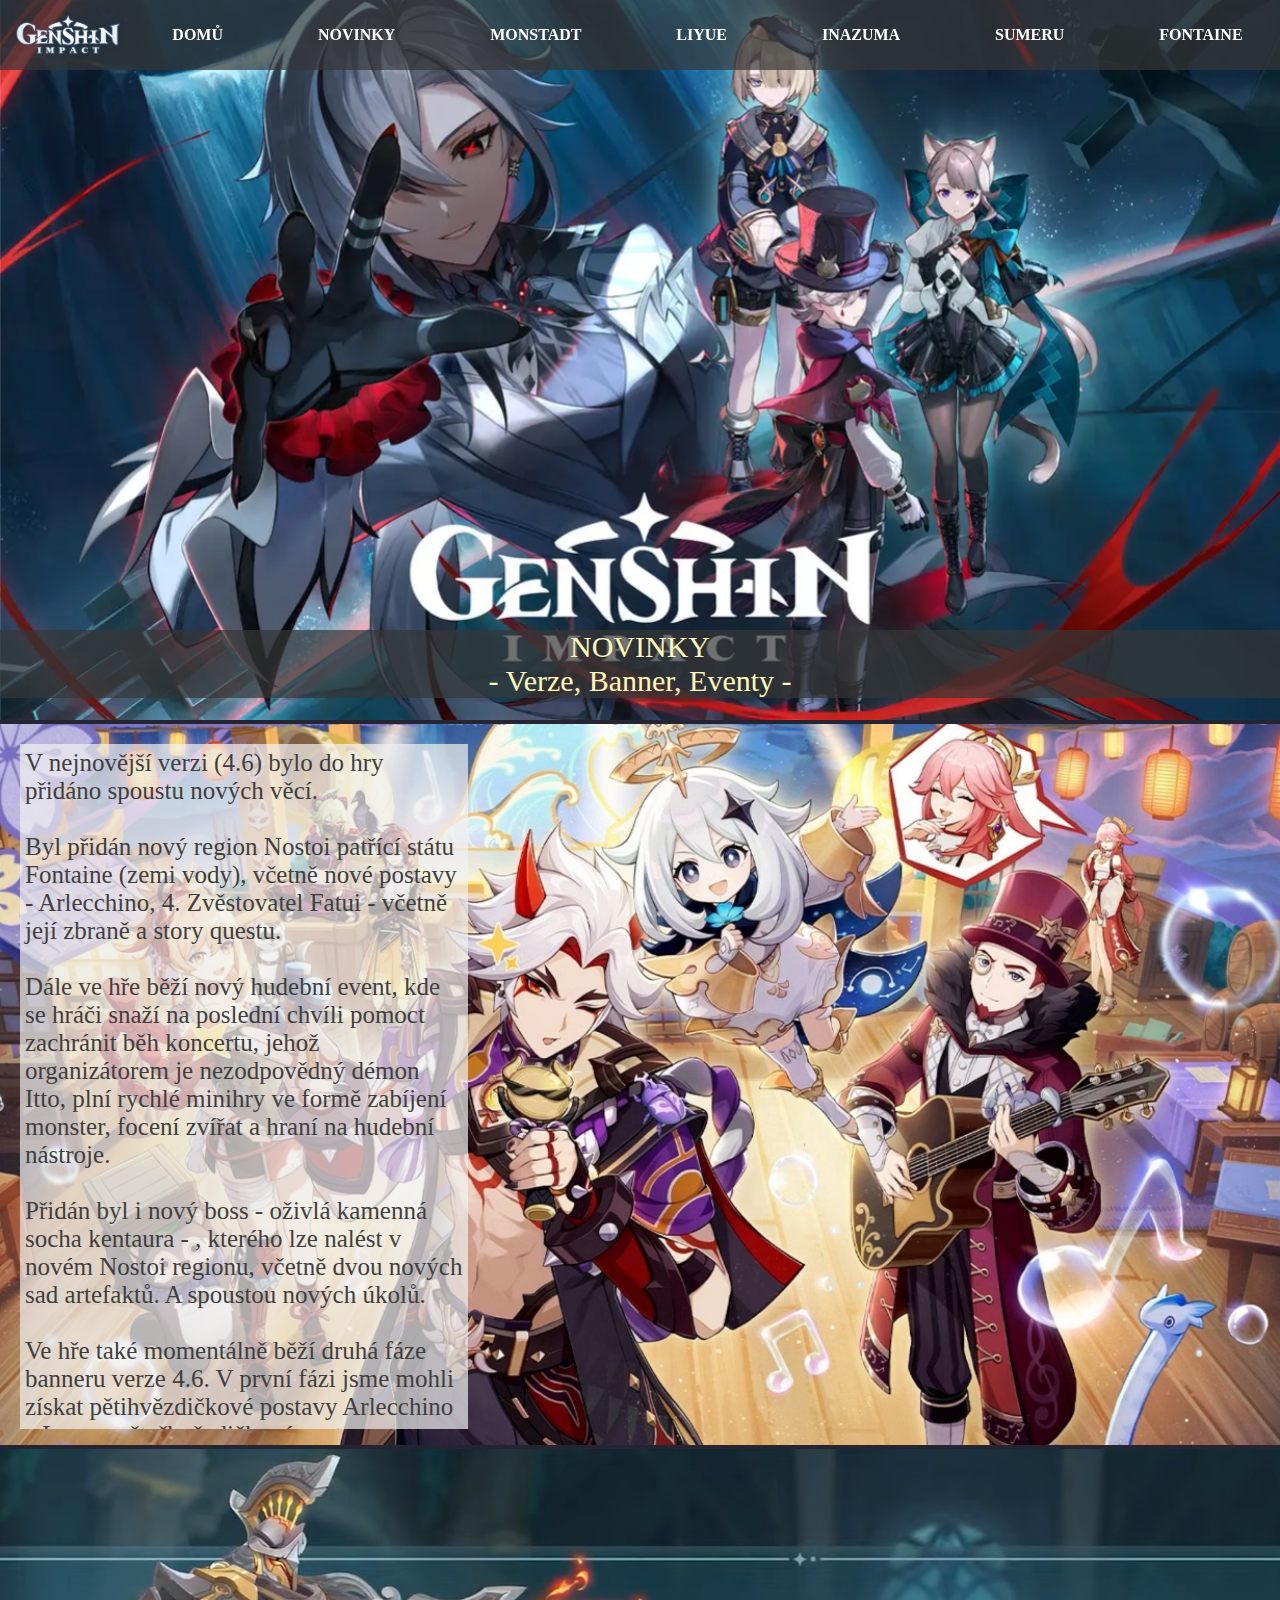
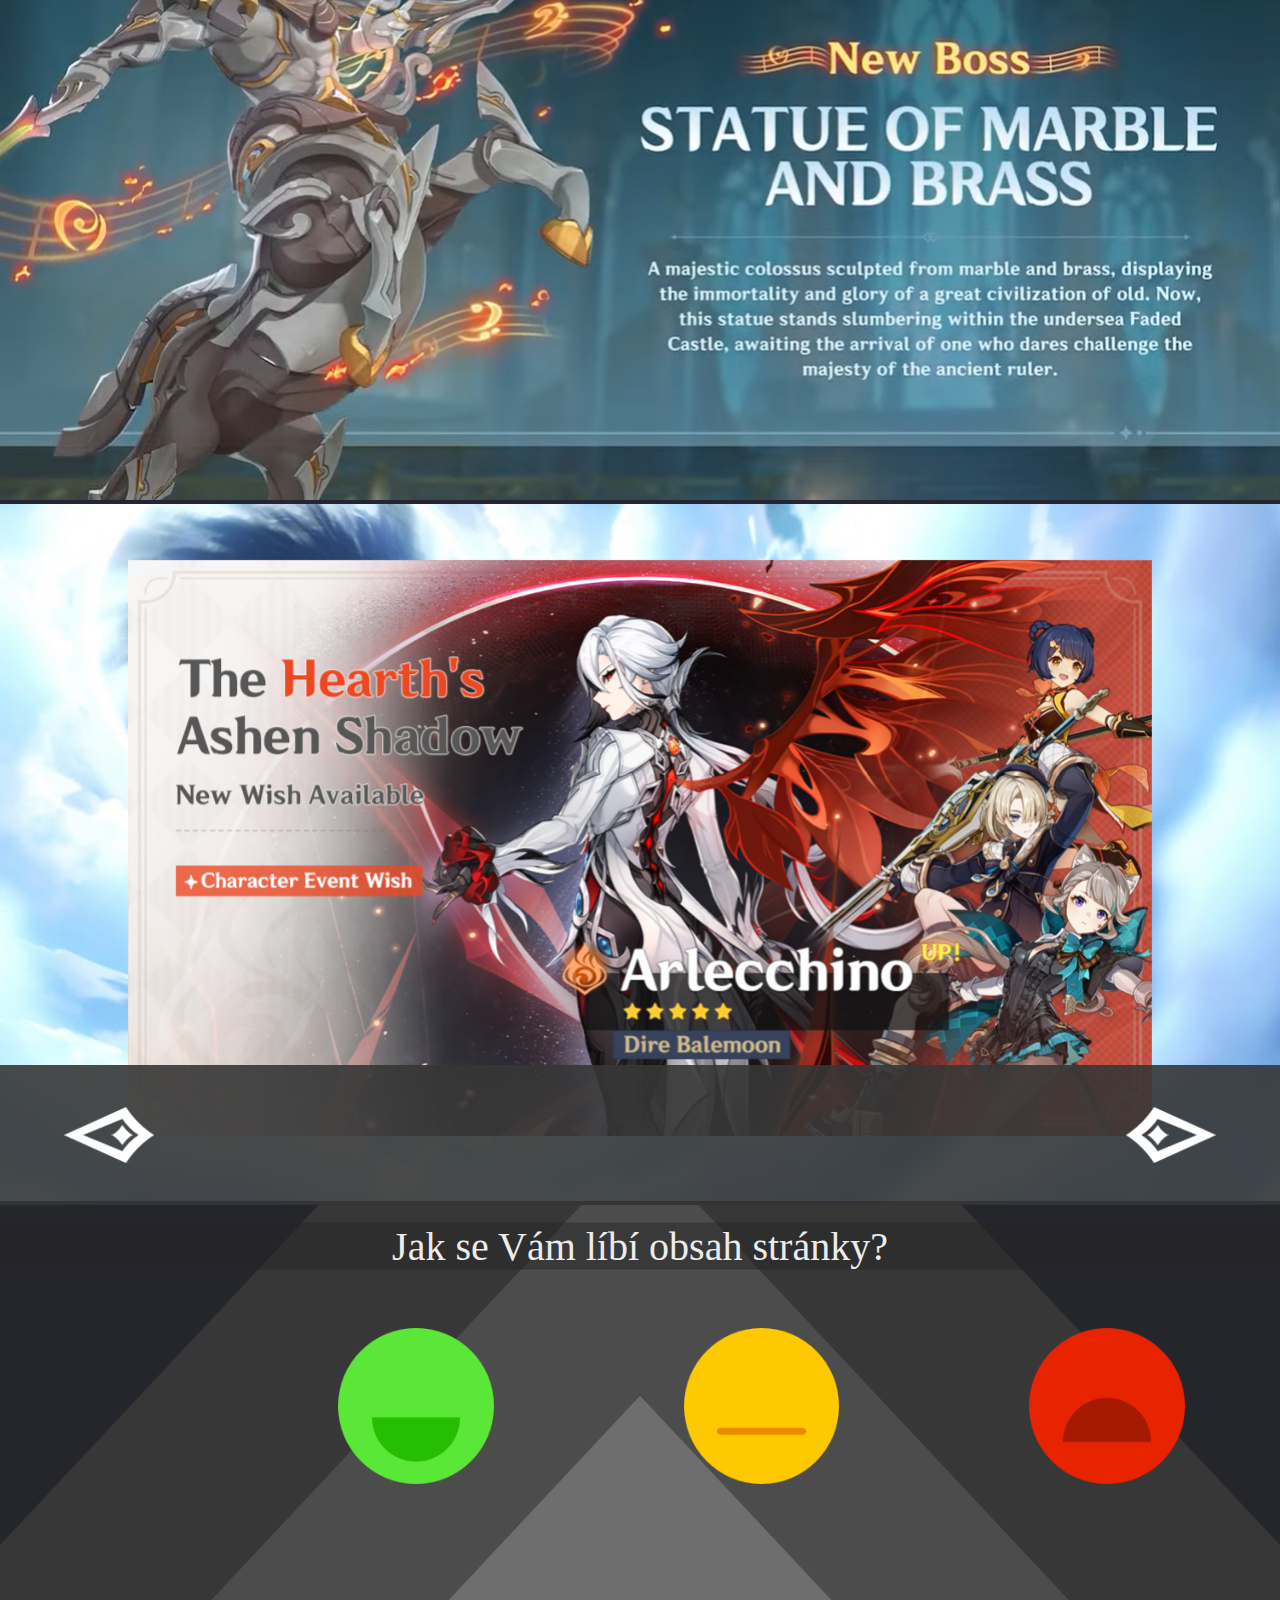
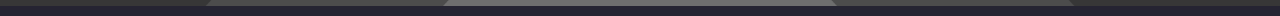
<file: novinky.html>
<!DOCTYPE html>
<html lang="en">
<head>
    <meta charset="UTF-8">
    <meta name="viewport" content="width=device-width, initial-scale=1.0">
    <link rel="icon" type="image/png" href="Obrazky/WebsiteCommissionIcon.png">
    <link rel="stylesheet" href="style.css" type="text/css">
    <script src="javascript.js"></script>
    <title>Novinky</title>
</head>
<body class="wrapper">
  <div class="navbar">
    <img src="Obrazky/WebsiteLogo.png" alt="Website Logo" id="logo">
    <img src="Obrazky/MenuButton.png" alt="Menu Button" id="menuButton" class="menu-button" onclick="toggleNav()">
    <ul class="nav-links" id="navLinks">
             <li class="nav-links-li liBCG"><a href="/GenshinImpact/">DOMŮ</a></li>
             <li class="nav-links-li"><a href="/GenshinImpact/novinky">NOVINKY</a></li>
             <li class="nav-links-li liBCG"><a href="/GenshinImpact/monstadt">MONSTADT</a></li>
             <li class="nav-links-li"><a href="/GenshinImpact/liyue">LIYUE</a></li>
             <li class="nav-links-li liBCG"><a href="/GenshinImpact/inazuma">INAZUMA</a></li>
             <li class="nav-links-li"><a href="/GenshinImpact/sumeru">SUMERU</a></li>
             <li class="nav-links-li liBCG"><a href="/GenshinImpact/fontaine">FONTAINE</a></li>
    </ul>
  </div>

      <div class="MainBCG cast">
        <img src="Obrazky/WebsiteNovinkyVersion.png" class="BCGIMG" alt="Website Novinky Version">
        <div class="NovinkyMainText"> NOVINKY <br> - Verze, Banner, Eventy - </div>
      </div>

      <div class="Info cast">
        <img src="Obrazky/WebsiteNovinkyEvent.png" class="BCGIMG" alt="Website Novinky Event">
        <div class="text1">V nejnovější verzi (4.6) bylo do hry přidáno spoustu nových věcí. <br><br> Byl přidán nový region Nostoi patřící státu Fontaine (zemi vody), včetně nové postavy - Arlecchino, 4. Zvěstovatel Fatui - včetně její zbraně a story questu. <br><br> Dále ve hře běží nový hudební event, kde se hráči snaží na poslední chvíli pomoct zachránit běh koncertu, jehož organizátorem je nezodpovědný démon Itto, plní rychlé minihry ve formě zabíjení monster, focení zvířat a hraní na hudební nástroje.<br><br> Přidán byl i nový boss - oživlá kamenná socha kentaura - , kterého lze nalést v novém Nostoi regionu, včetně dvou nových sad artefaktů. A spoustou nových úkolů.<br><br> Ve hře také momentálně běží druhá fáze banneru verze 4.6. V první fázi jsme mohli získat pětihvězdičkové postavy Arlecchino a Lyney a čtyřhvězdičkové postavy Freminet, Lynette a Xiangling. V druhé fázi na nás nyní čekají Wanderer a Baizhu a čtyřhvězdičkové postavy Faruzan, Beidou a Layla. V obou fázích banneru lze získat i zbraně zmíněných pětihvězdičkových postav a to včetně nově přidané zbraně pro Arlecchino "Forma rudého měsíce"</div>
      </div>

      <div class="Info cast">
        <img src="Obrazky/WebsiteNovinkyBoss.png" class="BCGIMG" alt="Website Novinky Boss">
      </div>

      <div class="Info cast">
        <img src="Obrazky/WebsiteNovinkyBannerBCG.jpg" class="BCGIMG" alt="Website BannerBCG">
        <div>
          <img src="Obrazky/WebsiteNovinkyBannerA.png" class="BCGIMG" id="banner" alt="Website Novinky BannerActive">
        </div>
        <div class="Arrow">
        <img src="Obrazky/WebsiteMonstadtArrowL.png" id="ArrowL" onclick="NovinkySipkaL()" alt="Website Novinky sipky">
        <img src="Obrazky/WebsiteMonstadtArrowR.png" id="ArrowR" onclick="NovinkySipkaR()" alt="Website Novinky sipky">
        <div class="ArrowBCG"></div>
        </div>
      </div>

      <div class="Odkazy cast">
        <img src="Obrazky/WebsiteKontakty.png" class="BCGIMG" alt="Website Novinky Kontakty">
        <div class="HodnoceniText">Jak se Vám líbí obsah stránky?</div>
          <div class="HodnoceniIMG">
              <a href="mailto:matejpavel.dv@gmail.com?subject=Feedback&body=Good"><img src="Obrazky/WebsiteHodnoceni1.png" class="Smiley" alt="Smajlik radost"></a>
              <a href="mailto:matejpavel.dv@gmail.com?subject=Feedback&body=Neutral"><img src="Obrazky/WebsiteHodnoceni2.png" class="Smiley" alt="Smajlik neutral"></a>
              <a href="mailto:matejpavel.dv@gmail.com?subject=Feedback&body=Bad"><img src="Obrazky/WebsiteHodnoceni3.png" class="Smiley" alt="Smajlik vztek"></a>
          </div>
    </div>
</body>
</html>
</file>
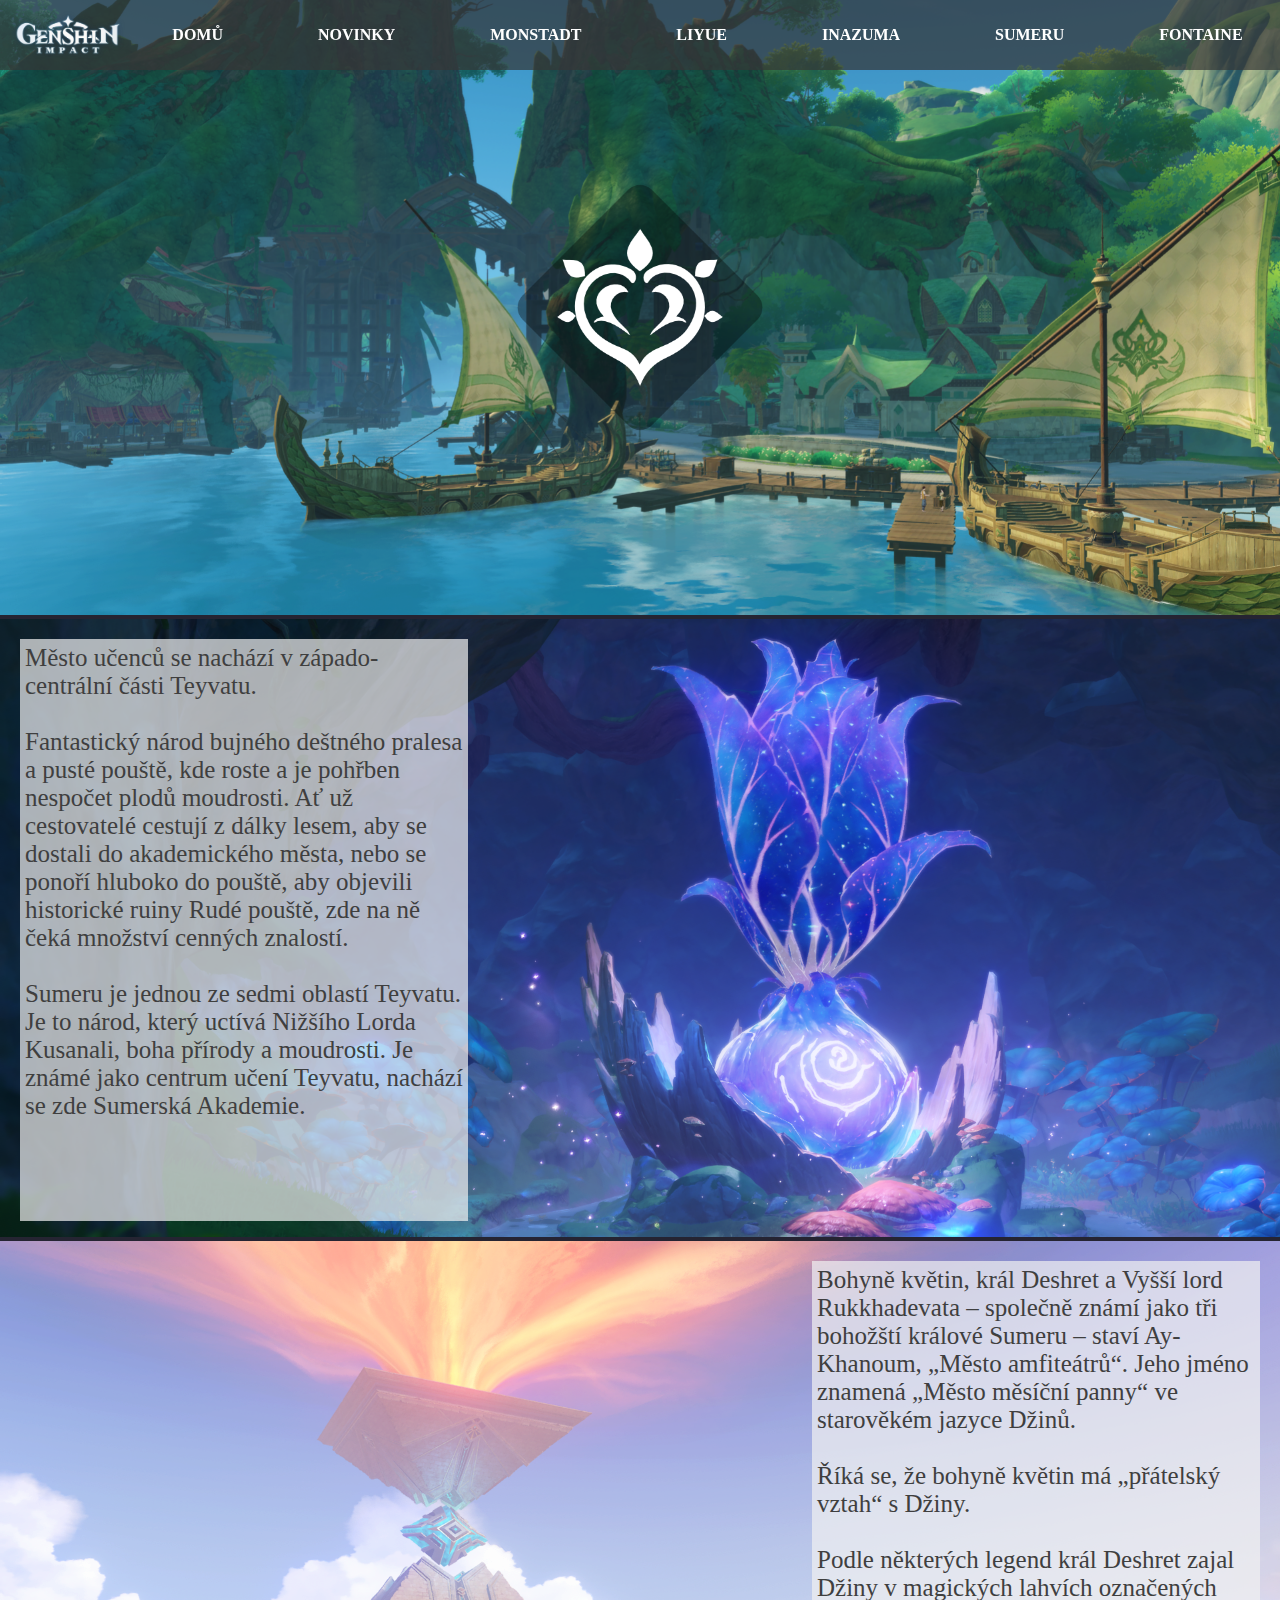
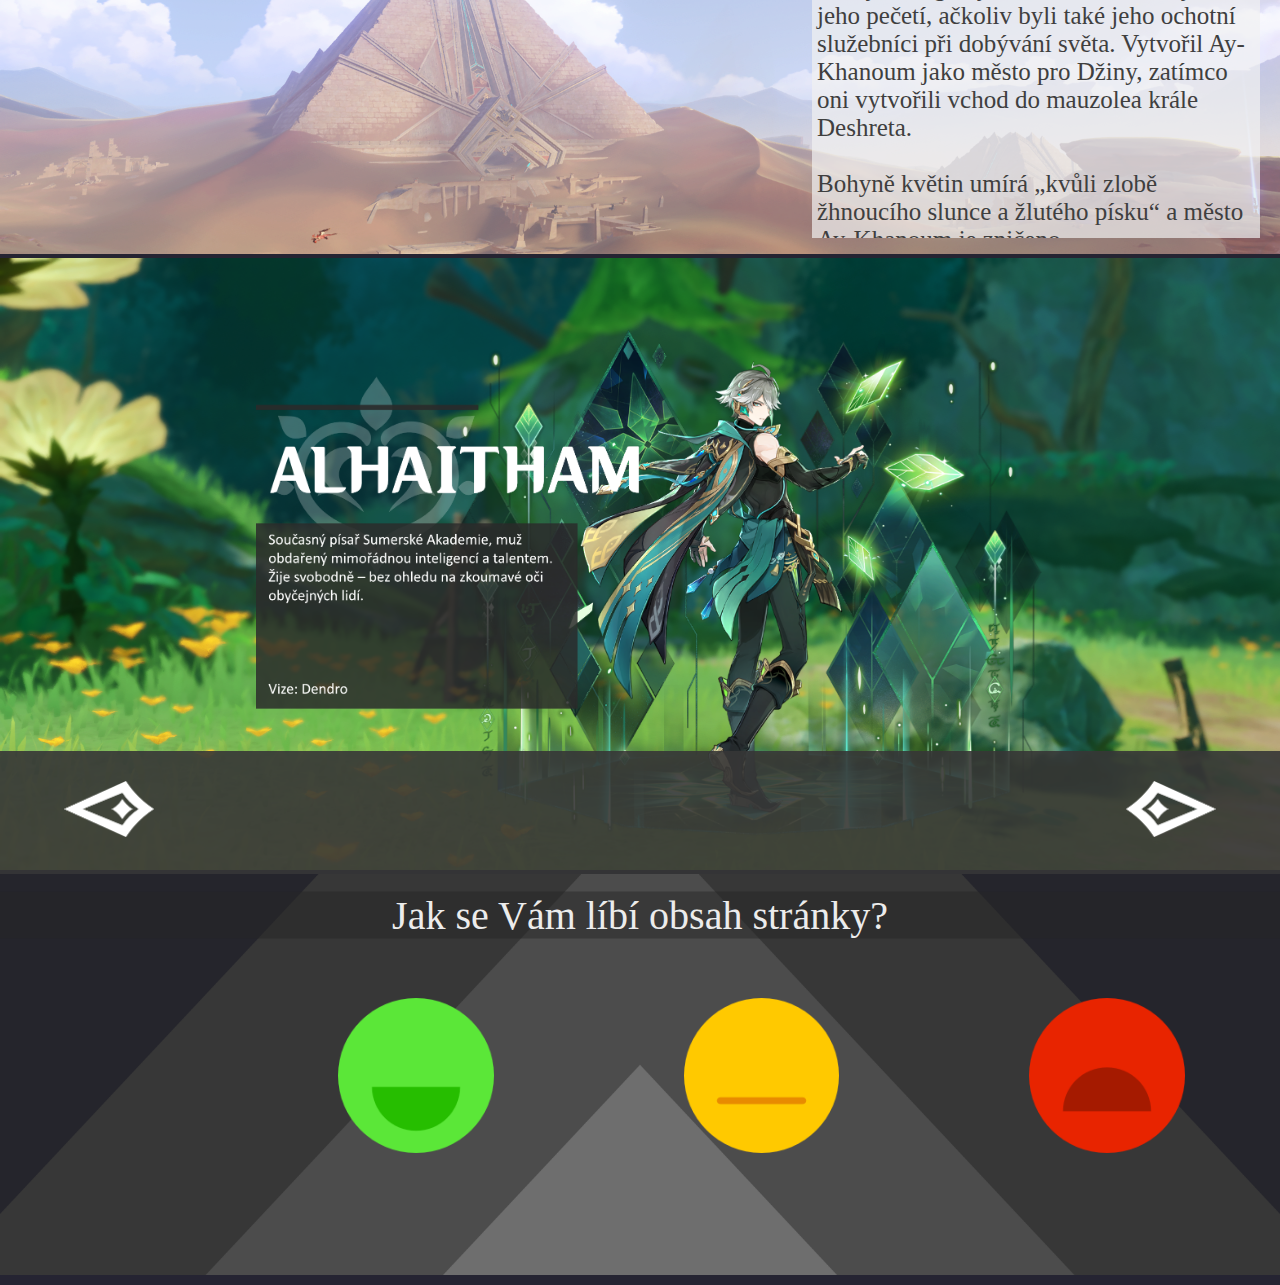
<file: sumeru.html>
<!DOCTYPE html>
<html lang="en">
<head>
    <meta charset="UTF-8">
    <meta name="viewport" content="width=device-width, initial-scale=1.0">
    <link rel="icon" type="image/png" href="Obrazky/WebsiteCommissionIcon.png">
    <link rel="stylesheet" href="style.css" type="text/css">
    <script src="javascript.js"></script>
    <title>Sumeru</title>
</head>
<body class="wrapper">
  <div class="navbar">
    <img src="Obrazky/WebsiteLogo.png" alt="Website Logo" id="logo">
    <img src="Obrazky/MenuButton.png" alt="Menu Button" id="menuButton" class="menu-button" onclick="toggleNav()">
    <ul class="nav-links" id="navLinks">
             <li class="nav-links-li liBCG"><a href="/GenshinImpact/">DOMŮ</a></li>
             <li class="nav-links-li"><a href="/GenshinImpact/novinky">NOVINKY</a></li>
             <li class="nav-links-li liBCG"><a href="/GenshinImpact/monstadt">MONSTADT</a></li>
             <li class="nav-links-li"><a href="/GenshinImpact/liyue">LIYUE</a></li>
             <li class="nav-links-li liBCG"><a href="/GenshinImpact/inazuma">INAZUMA</a></li>
             <li class="nav-links-li"><a href="/GenshinImpact/sumeru">SUMERU</a></li>
             <li class="nav-links-li liBCG"><a href="/GenshinImpact/fontaine">FONTAINE</a></li>
    </ul>
  </div>

      <div class="MainBCG cast">
        <img src="Obrazky/WebsiteSumeruBCG.png" class="BCGIMG" alt="Website Sumeru BCG">
        <div class="SumeruMainText"> SUMERU <br> - Země moudrosti - </div>
      </div>

      <div class="Info cast">
        <img src="Obrazky/WebsiteSumeruDreams.png" class="BCGIMG" alt="Website Sumeru Dreams tree">
        <div class="text1">Město učenců se nachází v západo-centrální části Teyvatu. <br><br> Fantastický národ bujného deštného pralesa a pusté pouště, kde roste a je pohřben nespočet plodů moudrosti. Ať už cestovatelé cestují z dálky lesem, aby se dostali do akademického města, nebo se ponoří hluboko do pouště, aby objevili historické ruiny Rudé pouště, zde na ně čeká množství cenných znalostí. <br><br> Sumeru je jednou ze sedmi oblastí Teyvatu. Je to národ, který uctívá Nižšího Lorda Kusanali, boha přírody a moudrosti. Je známé jako centrum učení Teyvatu, nachází se zde Sumerská Akademie.</div>
      </div>

      <div class="Info cast">
        <img src="Obrazky/WebsiteSumeruDesert.png" class="BCGIMG" alt="Website Sumeru Desert">
        <div class="text2">Bohyně květin, král Deshret a Vyšší lord Rukkhadevata – společně známí jako tři bohožští králové Sumeru – staví Ay-Khanoum, „Město amfiteátrů“. Jeho jméno znamená „Město měsíční panny“ ve starověkém jazyce Džinů. <br> <br> Říká se, že bohyně květin má „přátelský vztah“ s Džiny. <br><br> Podle některých legend král Deshret zajal Džiny v magických lahvích označených jeho pečetí, ačkoliv byli také jeho ochotní služebníci při dobývání světa. Vytvořil Ay-Khanoum jako město pro Džiny, zatímco oni vytvořili vchod do mauzolea krále Deshreta. <br><br> Bohyně květin umírá „kvůli zlobě žhnoucího slunce a žlutého písku“ a město Ay-Khanoum je zničeno. <br><br> Bohyně květin toužila po "velkolepé smrti", aby hořkost její smrti zachovala její odkaz navždy. Král Deshret, který byl do ní zamilovaný, si to nikdy neuvědomil. <br><br> Po smrti bohyně květin se král Deshret a Vyšší lord Rukkhadevata rozešli, aby vytvořili své vlastní civilizace.</div>
      </div>

      <div class="Info cast">
        <img src="Obrazky/WebsiteSumeruCharBCG.png" class="BCGIMG" alt="Website Sumeru Character BCG">
        <div class="Character">
        <img src="Obrazky/SumeruCharAlhaitham.png" id="SumeruActiveChar" alt="Website Sumeru Active Character">
        </div>
        <div class="Arrow">
        <img src="Obrazky/WebsiteMonstadtArrowL.png" id="ArrowL" onclick="SumeruSipkaL()" alt="Website Sumeru sipka">
        <img src="Obrazky/WebsiteMonstadtArrowR.png" id="ArrowR" onclick="SumeruSipkaR()" alt="Website Sumeru sipka">
        <div class="ArrowBCG"></div>
        </div>
      </div>

      <div class="Odkazy cast">
        <img src="Obrazky/WebsiteKontakty.png" class="BCGIMG" alt="Website Sumeru Kontakty">
        <div class="HodnoceniText">Jak se Vám líbí obsah stránky?</div>
        <div class="HodnoceniIMG">
            <a href="mailto:matejpavel.dv@gmail.com?subject=Feedback&body=Good"><img src="Obrazky/WebsiteHodnoceni1.png" class="Smiley" alt="Smajlik radost"></a>
            <a href="mailto:matejpavel.dv@gmail.com?subject=Feedback&body=Neutral"><img src="Obrazky/WebsiteHodnoceni2.png" class="Smiley" alt="Smajlik neutral"></a>
            <a href="mailto:matejpavel.dv@gmail.com?subject=Feedback&body=Bad"><img src="Obrazky/WebsiteHodnoceni3.png" class="Smiley" alt="Smajlik vztek"></a>
        </div>
    </div>
</body>
</html>
</file>
<file: style.css>
body {
    background-color: #252432;
    font-family: Calibri;
}

*{
    padding:0px;
    margin:0px;
}

  .navbar {
    display: flex;
    align-items: center;
    justify-content: space-between;
    background-color: rgba(54, 54, 54, 0.7);
    font-weight: bold;
    padding: 10px;
    position: fixed;
    z-index: 1;
    width: 100%;
  }

  #logo {
    height: 50px;
  }

  .menu-button {
    height: 25px;
    display: none;
    cursor: pointer;
    padding-right: 25px;
  }

  .nav-links {
    display: flex;
    flex: 1;
    justify-content: space-around;
    list-style: none;
    margin: 0;
    padding: 0;
  }

  .nav-links a {
    color: white;
    text-decoration: none;
    padding: 10px;
    padding-top: 26px;
    padding-bottom: 25px;
    padding-left: 40px;
    padding-right: 40px;
  }

  .nav-links a:hover {
    background-color: #424242;
  }

.HomeBCG{
    width: 100%;
}

.HomeText {
    position: absolute;
    top: 50%;
    left: 50%;
    transform: translate(-50%, -50%);
    background-color: rgb(37, 37, 37,0.5);
    width: 100%;
}

.HodnoceniText {
  position: absolute;
  top: 10%;
  left: 50%;
  transform: translate(-50%, -50%);
  background-color: rgb(37, 37, 37,0.5);
  width: 100%;
}

.HodnoceniIMG{ 
  position: absolute;
  display: flex;
  justify-content: center;
  top: 30%;
  left: 19%;
}

.Smiley{
  cursor: pointer;
  padding-left: 20%;
  padding-right: 20%;
  width: 45%;
}

#MainHomeText {
    position: absolute;
    top: 90%;
    left: 50%;
    transform: translate(-50%, -50%);
    background-color: rgb(37, 37, 37,0.5);
    width: 100%;
}

#MainHomeBCG {
    width: 100%;
}

.wrapper {
    display: flex;
    flex-flow: row wrap;
    text-align: center;
}

.wrapper > *{
    flex: 100%;
}

.main {
    background-color: transparent;
    text-align: center;
    font-size: 40px;
    color: #e9e8b5;
    position: relative;
}

.Monstadt {
    background-color: transparent;
    text-align: center;
    font-size: 40px;
    color: #aaf0de;
    position: relative;
}

.Liyue {
    background-color: transparent;
    text-align: center;
    font-size: 40px;
    color: #fde287;
    position: relative;
}

.Inazuma {
    background-color: transparent;
    text-align: center;
    font-size: 40px;
    color: #e08df5;
    position: relative;
}

.Sumeru {
    background-color: transparent;
    text-align: center;
    font-size: 40px;
    color: #95f1a5;
    position: relative;
}

.Fontaine {
    background-color: transparent;
    text-align: center;
    font-size: 40px;
    color: #86b8f1;
    position: relative;
}

.Comming_soon {
    background-color: transparent;
    text-align: center;
    font-size: 40px;
    color: #f7a2a2;
    position: relative;
}

.Odkazy {
    background-color: transparent;
    text-align: center;
    font-size: 40px;
    color: #ececec;
    position: relative;
}

.Info{
  background-color: transparent;
  text-align: left;
  color: #3f3f3f;
  position: relative;
}

.SumeruMainText{
  background-color: rgba(54, 54, 54, 0.7);
  color: rgb(255, 248, 187);
  font-size: 30px;
  position: absolute;
  top: 70%;
  width: 100%;
  text-align: center;
}

.NovinkyMainText{
  background-color: rgba(54, 54, 54, 0.7);
  color: rgb(255, 248, 187);
  font-size: 30px;
  position: absolute;
  top: 70%;
  width: 100%;
  text-align: center;
}

.MonstadtMainText{
  background-color: rgba(54, 54, 54, 0.7);
  color: rgb(187, 255, 232);
  font-size: 30px;
  position: absolute;
  top: 70%;
  width: 100%;
  text-align: center;
}

.LiyueMainText{
  background-color: rgba(54, 54, 54, 0.7);
  color: rgb(255, 248, 187);
  font-size: 30px;
  position: absolute;
  top: 70%;
  width: 100%;
  text-align: center;
}

.InazumaMainText{
  background-color: rgba(54, 54, 54, 0.7);
  color: rgb(244, 187, 255);
  font-size: 30px;
  position: absolute;
  top: 70%;
  width: 100%;
  text-align: center;
}

.FontaineMainText{
  background-color: rgba(54, 54, 54, 0.7);
  color: rgb(187, 233, 255);
  font-size: 30px;
  position: absolute;
  top: 70%;
  width: 100%;
  text-align: center;
}

.BCGIMG{
  width: 100%;
}

.text1{
  display: inline-block;
  position: absolute;
  top: 20px;
  left: 20px;
  bottom: 20px;
  background-color: rgba(241, 241, 241, 0.7);
  font-size: 25px;
  width: 35%;
  padding: 5px;
  box-sizing: border-box;
  overflow: auto;
}
  
.text2{
  position: absolute;
  top: 20px;
  right: 20px;
  bottom: 20px;
  background-color: rgba(241, 241, 241, 0.7);
  font-size: 25px;
  width: 35%;
  padding: 5px;
  box-sizing: border-box;
  overflow: auto;
}

.Character{
  width: 100%;
  z-index: 1;
}

#InazumaActiveChar{
  position: absolute;
  left: 20%;
  bottom: 5%;
  width: 62%;
  height: auto;  
}

#LiyueActiveChar{
  position: absolute;
  left: 20%;
  bottom: 5%;
  width: 58%;
  height: auto;  
}

#FontaineActiveChar{
  position: absolute;
  left: 20%;
  bottom: 9%;
  width: 65%;
  height: auto;  
}

#MonstadtActiveChar{
  position: absolute;
  left: 20%;
  bottom: 3%;
  width: 58%;
  height: auto;
}

#banner{
  position: absolute;
  top: 8%;
  left: 10%;
  z-index: 2;
  width: 80%;
}

#SumeruActiveChar{
  position: absolute;
  left: 20%;
  bottom: 6%;
  width: 62%;
  height: auto;  
}

.Arrow{
  width: 100%;
  z-index: 5;
}

.ArrowBCG{
  background-color: rgba(54, 54, 54, 0.9);
  position: absolute;
  top: 80%;
  width: 100%;
  height: 20%;
  z-index: 2;
}

#ArrowL{
  position: absolute;
  left: 5%;
  bottom: 6%;
  width: 7%;
  height: auto;
  z-index: 4;
  cursor: pointer;
}

#ArrowR{
  position: absolute;
  right: 5%;
  bottom: 6%;
  width: 7%;
  height: auto;
  z-index: 4;
  cursor: pointer;
}

@media all and (max-width: 1220px) {
    .Homecast{
        font-size: 20px;
    }

    .nav-links {
        display: none;
        flex-direction: column;
        width: 100%;
        text-align: center;
        padding-top: 10px;
        position: absolute;
        top: 70px;
        left: 0;
        background-color: rgba(54, 54, 54, 0.7);
        z-index: 1;
        font-size: 12px;
      }
  
      .nav-links.show {
        display: flex;
      }
  
      .nav-links a {
        padding: 10px;
      }
  
      .menu-button {
        display: block;
      }
  
      .nav-links a:hover {
          background-color: transparent;
        }

      .nav-links-li {
        padding: 5px;
      }

      .liBCG {
        background-color: rgba(54, 54, 54, 0.5);
        color: #dbdada;
      }

      .HodnoceniIMG{
        left: 0%;
      }

      #ArrowL {
        width: 6%;
        height: auto;
        bottom: 7%;
      }
      
      #ArrowR {
        width: 6%;
        height: auto;
        bottom: 7%;
      }
  
      .text1{
        display: inline-block;
        position: absolute;
        top: 10px;
        left: 10px;
        bottom: 10px;
        background-color: #f8ffff;
        font-size: 10px;
        width: 35%;
        padding: 5px;
        box-sizing: border-box;
      }
      
      .text2{
        display: inline-block;
        position: absolute;
        top: 10px;
        right: 10px;
        bottom: 10px;
        background-color: #f8ffff;
        font-size: 10px;
        width: 35%;
        padding: 5px;
        box-sizing: border-box;
      }
}
</file>
